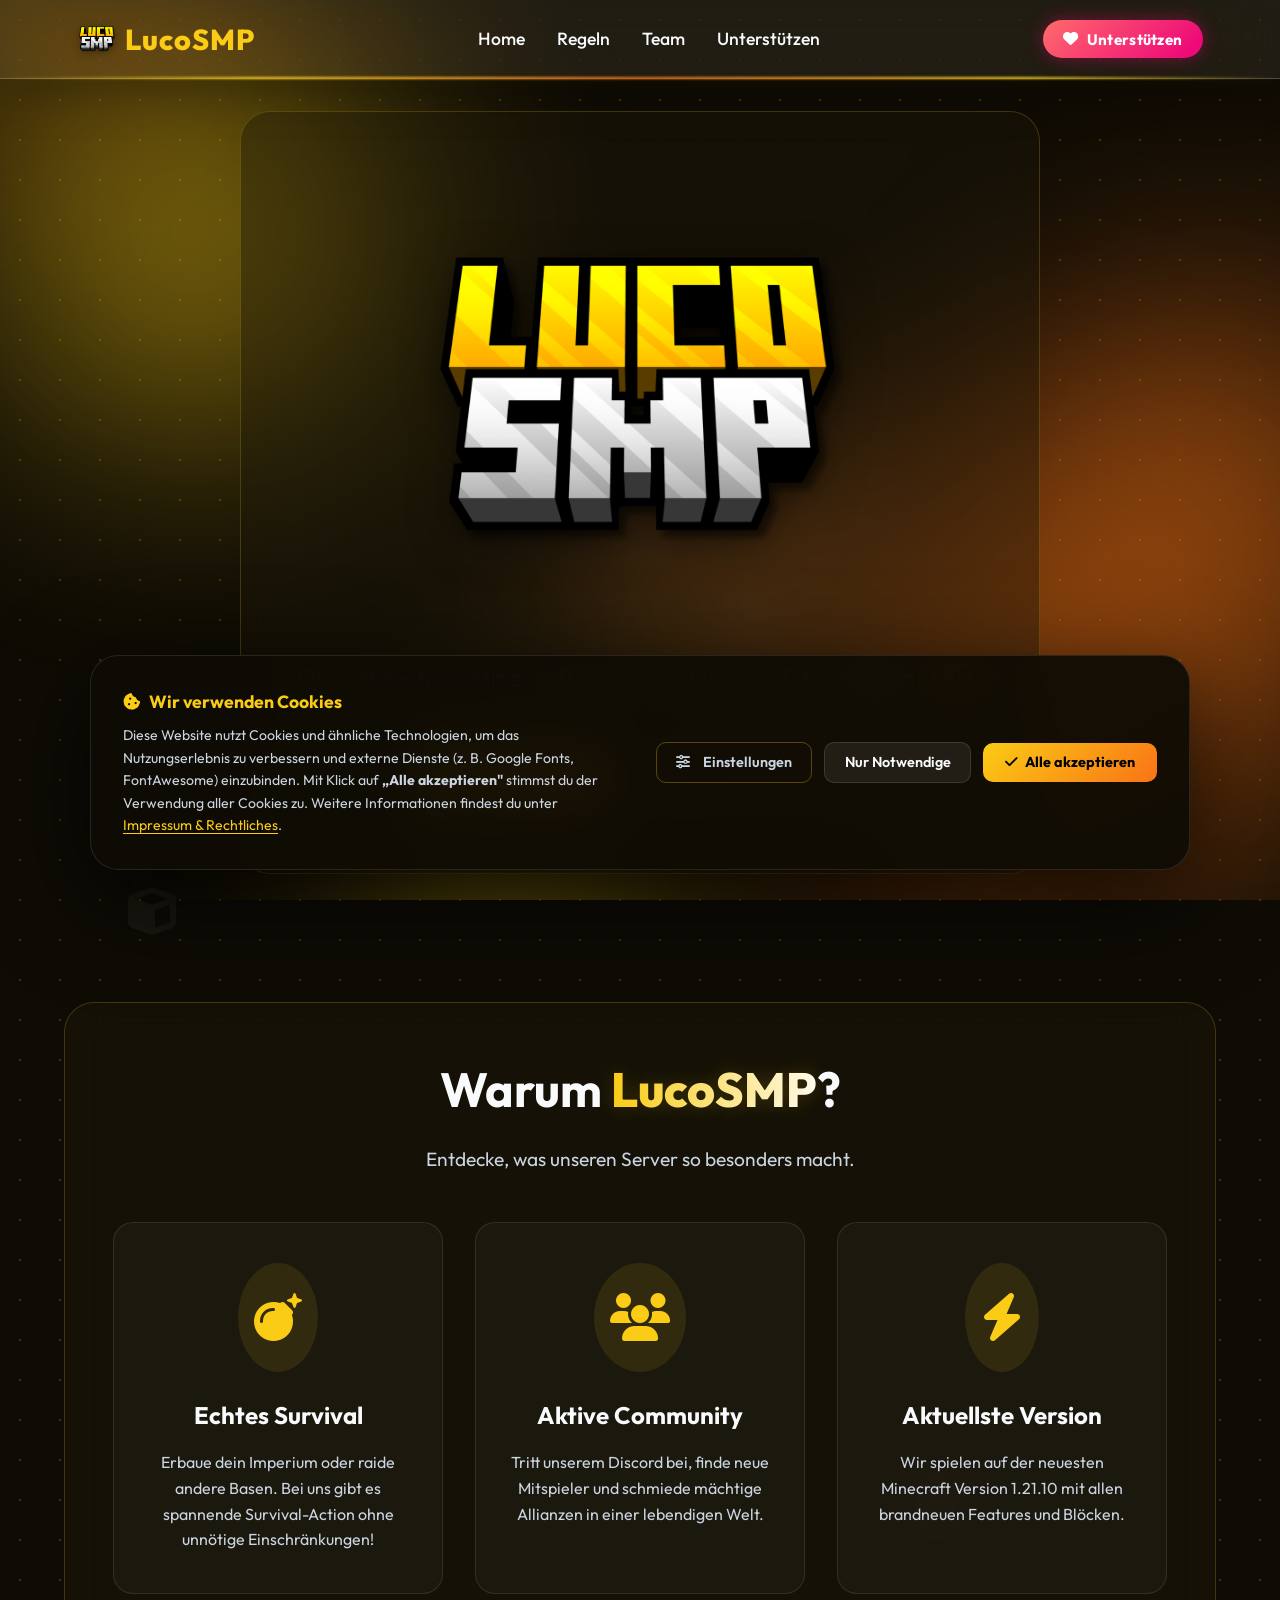
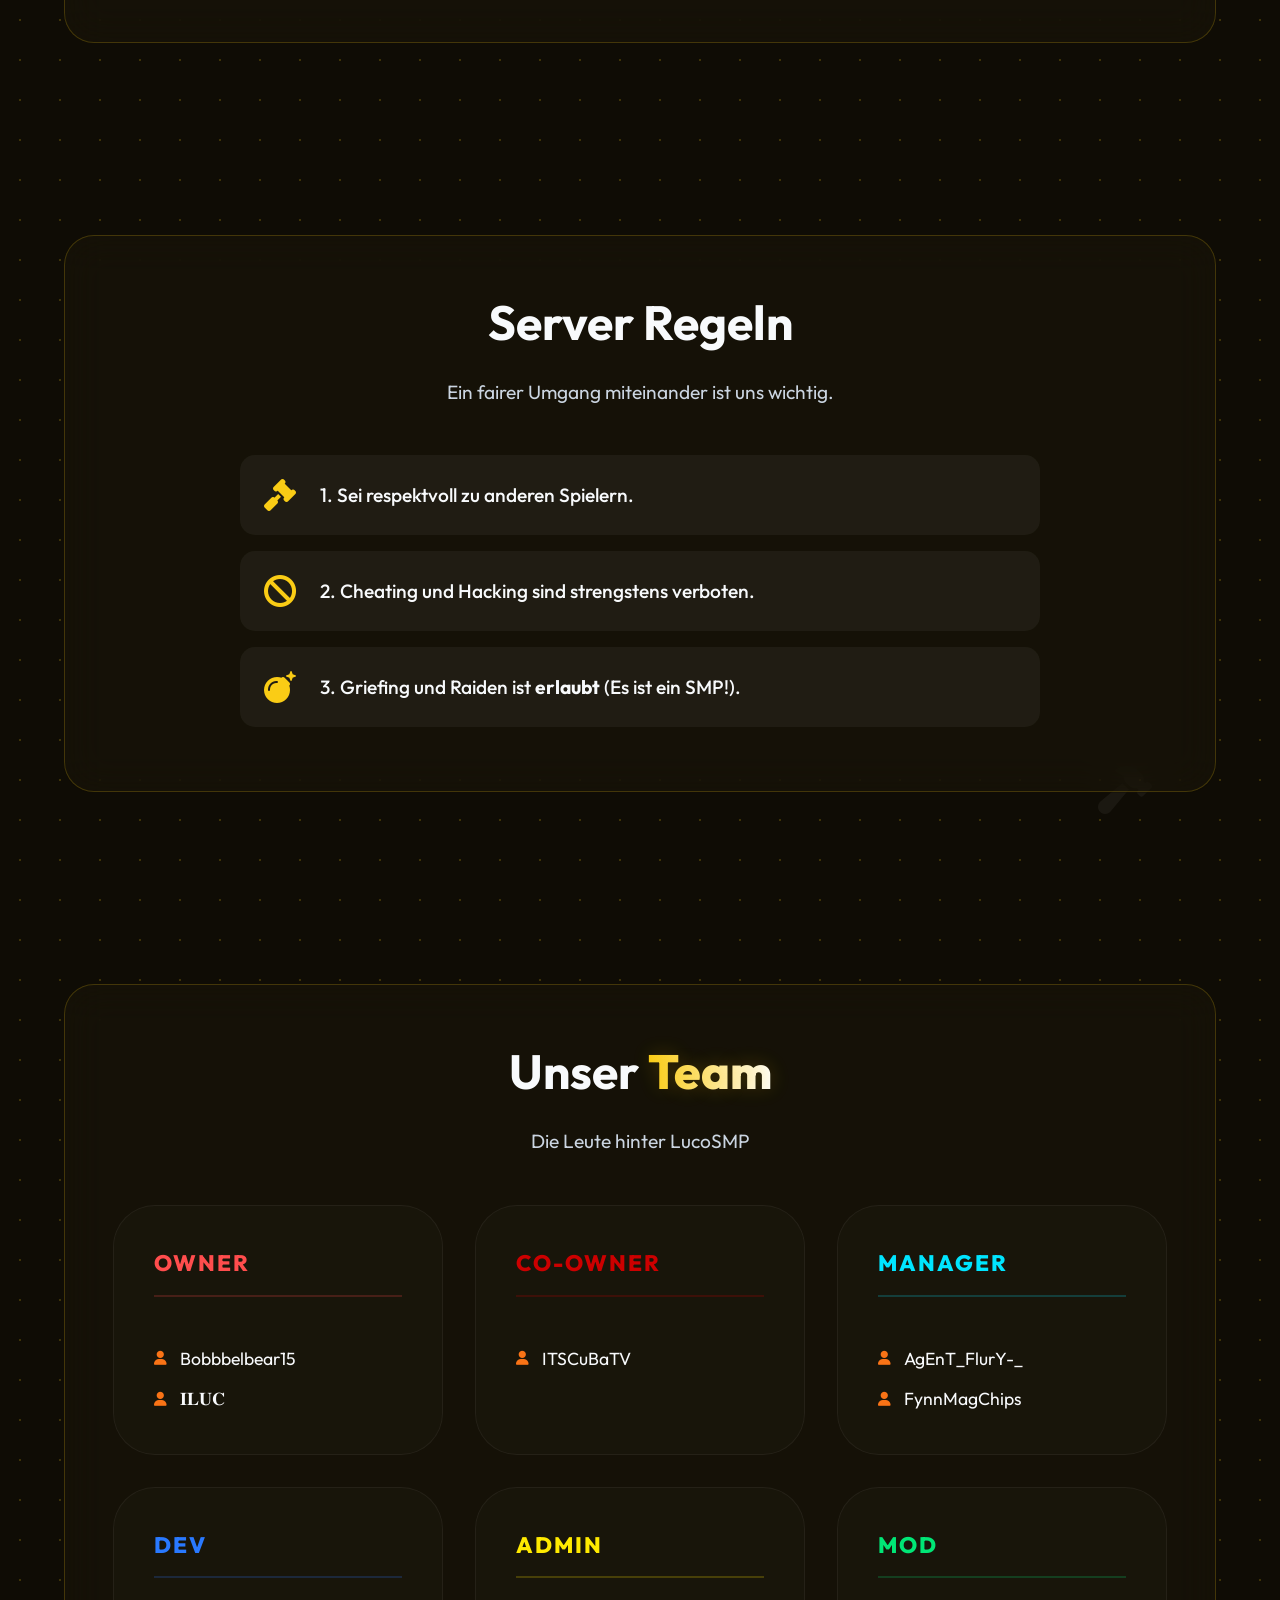
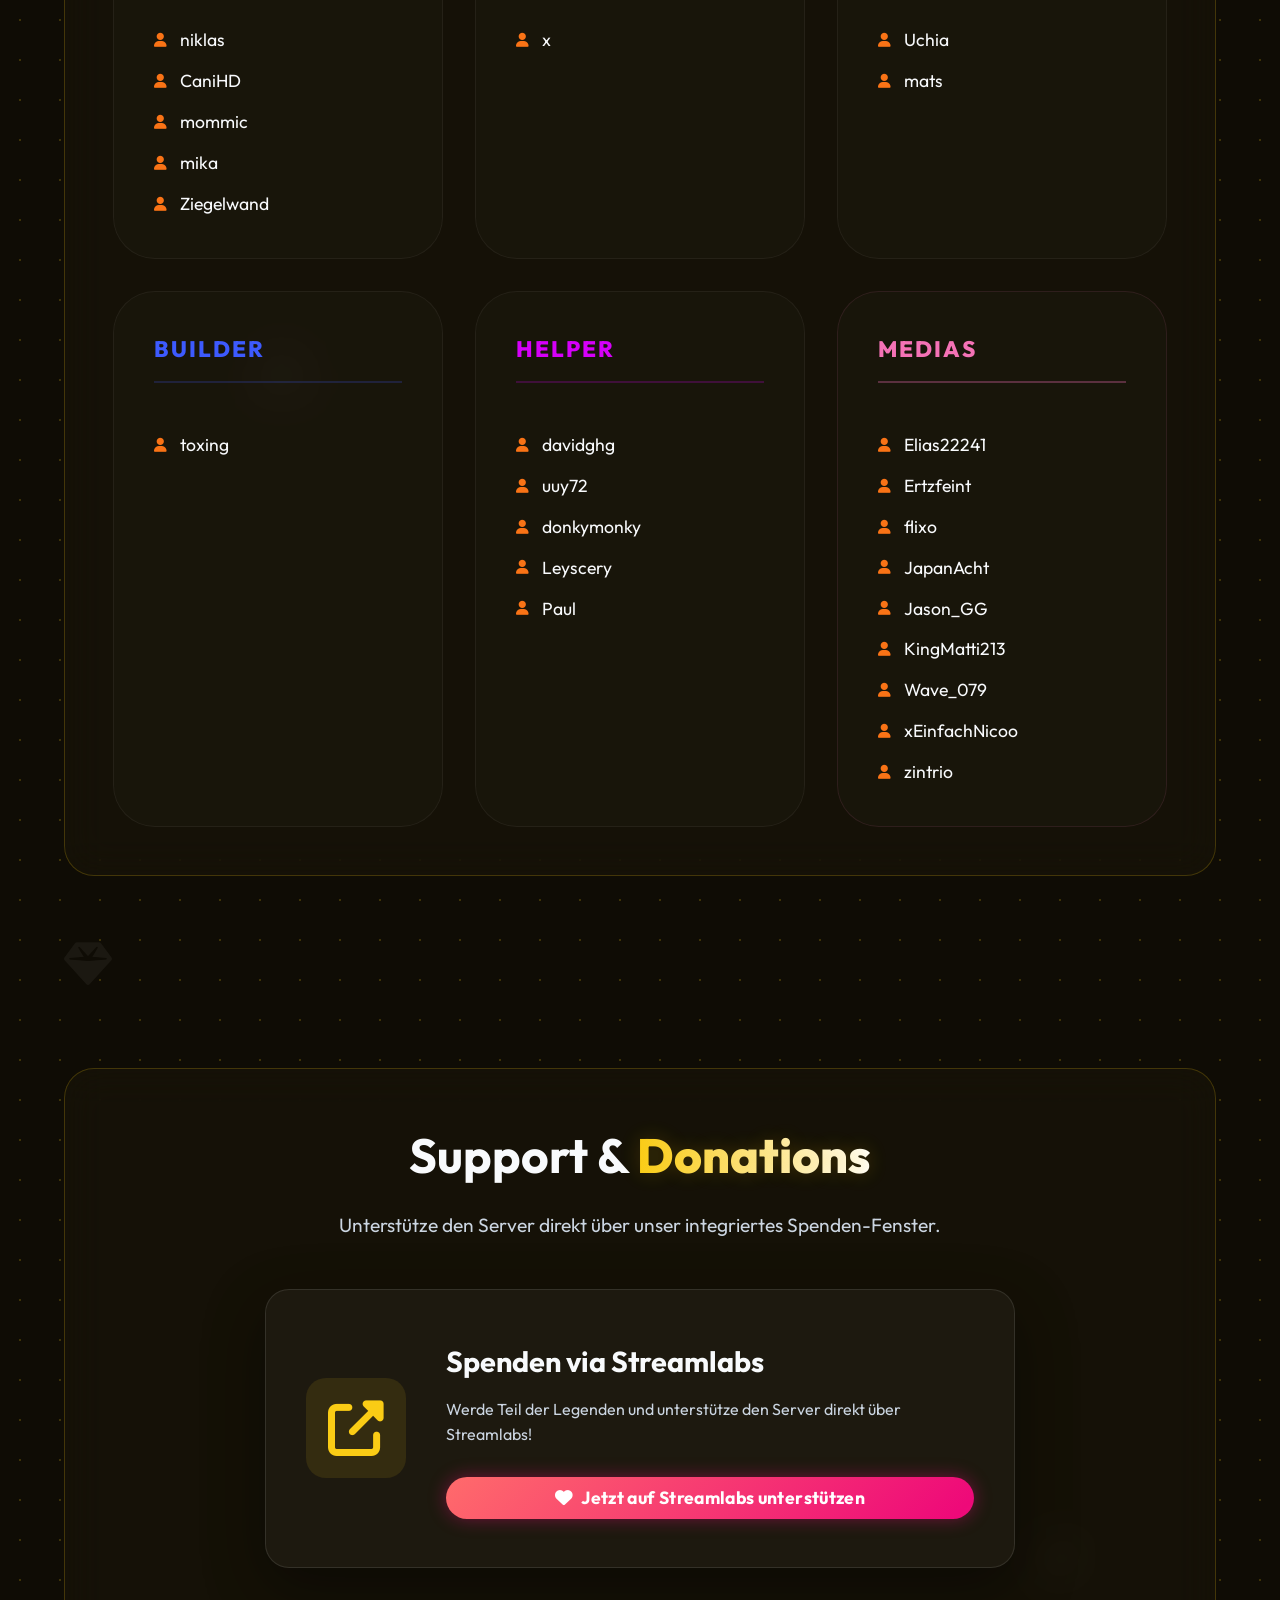
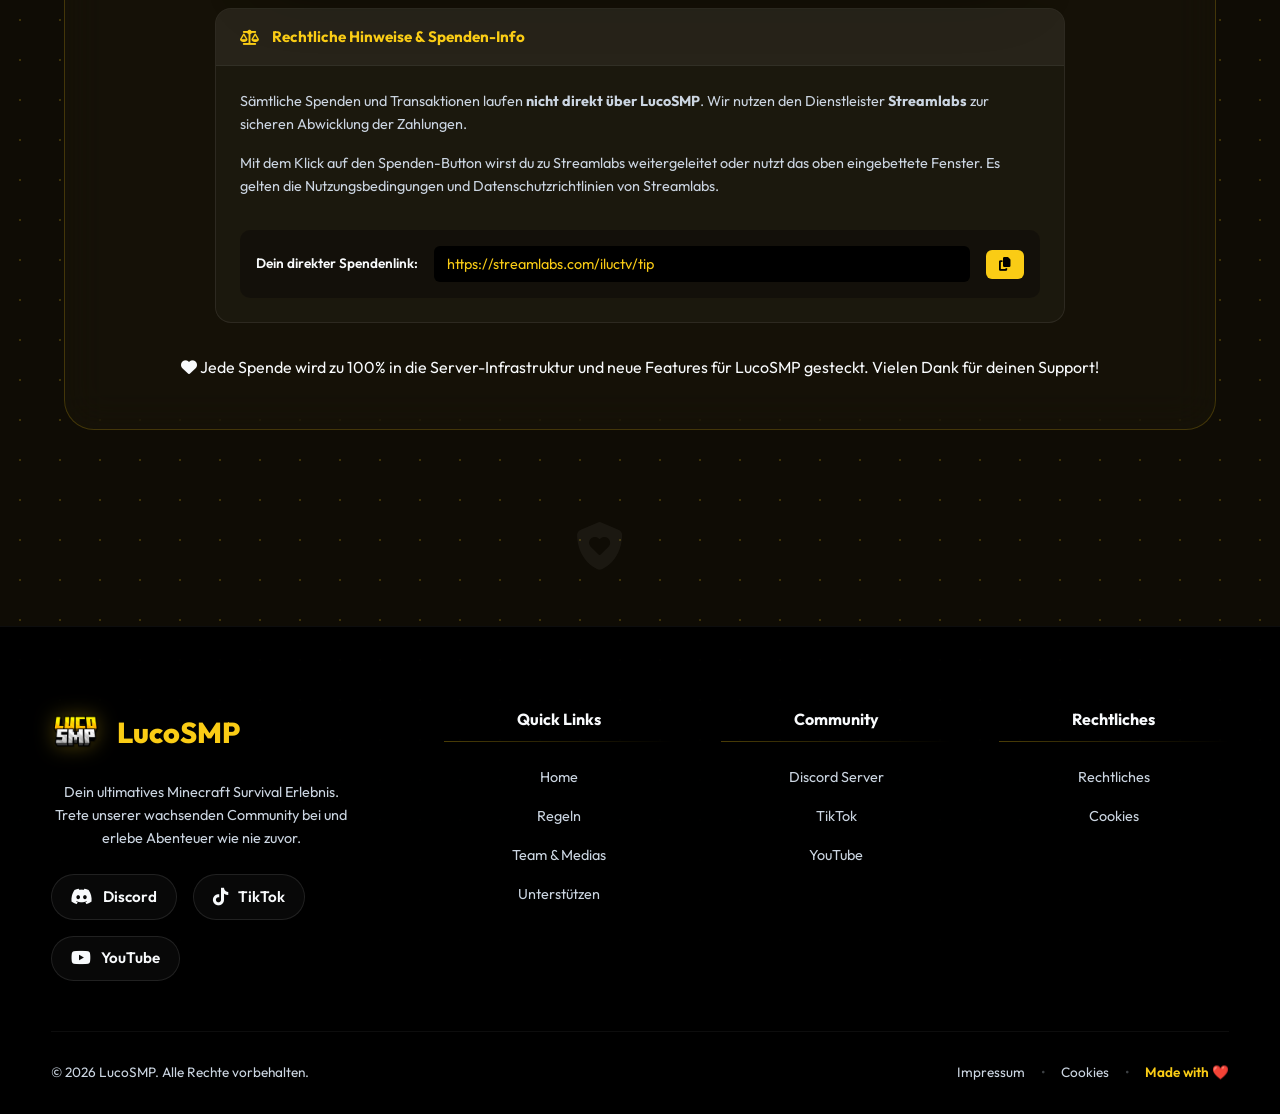
<file: index.html>
<!DOCTYPE html>
<html lang="de">
<head>
    <meta charset="UTF-8">
    <meta name="viewport" content="width=device-width, initial-scale=1.0">
    <title>LucoSMP | Minecraft Server</title>
    <meta name="description" content="Spiele jetzt auf LucoSMP! Minecraft Version 1.21.10.">
    <link rel="stylesheet" href="style.css">
    <link rel="icon" type="image/png" href="logo.png">
    <!-- Google Fonts for modern typography -->
    <link rel="preconnect" href="https://fonts.googleapis.com">
    <link rel="preconnect" href="https://fonts.gstatic.com" crossorigin>
    <link href="https://fonts.googleapis.com/css2?family=Outfit:wght@300;500;700;800&display=swap" rel="stylesheet">
    <!-- FontAwesome for Icons -->
    <link rel="stylesheet" href="https://cdnjs.cloudflare.com/ajax/libs/font-awesome/6.4.0/css/all.min.css">
</head>
<body>

    <!-- ===== COOKIE CONSENT BANNER ===== -->
    <div id="cookieBanner" class="cookie-banner hidden" role="dialog" aria-label="Cookie-Einstellungen">
        <div class="cookie-banner-inner">
            <div class="cookie-banner-text">
                <div class="cookie-banner-title">
                    <i class="fa-solid fa-cookie-bite"></i> Wir verwenden Cookies
                </div>
                <p>
                    Diese Website nutzt Cookies und ähnliche Technologien, um das Nutzungserlebnis zu verbessern und externe Dienste (z.&nbsp;B. Google Fonts, FontAwesome) einzubinden. Mit Klick auf <strong>„Alle akzeptieren"</strong> stimmst du der Verwendung aller Cookies zu. Weitere Informationen findest du unter <a href="rechtliches.html" class="cookie-link">Impressum & Rechtliches</a>.
                </p>
            </div>
            <div class="cookie-banner-actions">
                <button id="cookieSettingsBtn" class="btn cookie-btn-settings">
                    <i class="fa-solid fa-sliders"></i> Einstellungen
                </button>
                <button id="cookieEssentialBtn" class="btn cookie-btn-essential">
                    Nur Notwendige
                </button>
                <button id="cookieAcceptAllBtn" class="btn cookie-btn-accept">
                    <i class="fa-solid fa-check"></i> Alle akzeptieren
                </button>
            </div>
        </div>

        <!-- Cookie Settings Panel (inline) -->
        <div id="cookieSettings" class="cookie-settings-panel hidden">
            <h3><i class="fa-solid fa-gear"></i> Cookie-Einstellungen</h3>
            <div class="cookie-option">
                <div class="cookie-option-info">
                    <strong>Notwendige Cookies</strong>
                    <span>Grundlegende Funktionen der Website. Immer aktiv.</span>
                </div>
                <label class="cookie-toggle">
                    <input type="checkbox" id="cookieNecessary" checked disabled>
                    <span class="cookie-toggle-slider always-on"></span>
                </label>
            </div>
            <div class="cookie-option">
                <div class="cookie-option-info">
                    <strong>Externe Ressourcen</strong>
                    <span>Google Fonts &amp; FontAwesome (CDN-Schriften &amp; Icons).</span>
                </div>
                <label class="cookie-toggle">
                    <input type="checkbox" id="cookieExternal" checked>
                    <span class="cookie-toggle-slider"></span>
                </label>
            </div>
            <div class="cookie-settings-actions">
                <button id="cookieSaveSettingsBtn" class="btn cookie-btn-accept">
                    <i class="fa-solid fa-floppy-disk"></i> Auswahl speichern
                </button>
            </div>
        </div>
    </div>

    <!-- Custom Cursor Glow -->
    <div id="cursor-glow"></div>

    <!-- Background Elements -->
    <div class="blob-container">
        <div class="blob blob-1"></div>
        <div class="blob blob-2"></div>
        <div class="blob blob-3"></div>
        <div class="blob blob-4"></div>
        <div class="blob blob-5"></div>
    </div>

    <!-- Floating Background Icons -->
    <div class="floating-icons">
        <i class="fa-solid fa-cube floating-icon" style="top: 15%; left: 10%; animation-delay: 0s;"></i>
        <i class="fa-solid fa-gem floating-icon" style="top: 70%; left: 5%; animation-delay: 2s;"></i>
        <i class="fa-solid fa-hammer floating-icon" style="top: 40%; right: 10%; animation-delay: 4s;"></i>
        <i class="fa-solid fa-bomb floating-icon" style="top: 80%; right: 15%; animation-delay: 1s;"></i>
        <i class="fa-solid fa-skull floating-icon" style="top: 25%; right: 25%; animation-delay: 3s;"></i>
        <i class="fa-solid fa-cubes floating-icon" style="top: 60%; left: 20%; animation-delay: 5s;"></i>
        <i class="fa-solid fa-ghost floating-icon" style="top: 10%; right: 40%; animation-delay: 6s;"></i>
        <i class="fa-solid fa-shield-heart floating-icon" style="top: 90%; left: 45%; animation-delay: 7s;"></i>
    </div>

    <nav class="navbar glass-panel">
        <div class="nav-logo">
            <img src="logo.png" alt="Logo" class="nav-logo-img">
            LucoSMP
        </div>
        <div class="nav-links">
            <a href="index.html" class="nav-link">Home</a>
            <a href="#regeln" class="nav-link">Regeln</a>
            <a href="#team" class="nav-link">Team</a>
            <a href="#unterstuetzen" class="nav-link">Unterstützen</a>
        </div>
        <div class="nav-actions">
            <button class="btn btn-donate-nav open-dono-modal">
                <i class="fa-solid fa-heart donate-heart-icon"></i> Unterst&uuml;tzen
            </button>
        </div>
    </nav>

    <main id="home" class="hero-section">
        <div class="hero-content glass-panel">
            <img src="logo.png" alt="LucoSMP Logo" class="hero-logo">
            <h1 class="hero-title hidden-text">Willkommen auf <span class="highlight">LucoSMP</span></h1>
            <p class="hero-subtitle">Dein ultimatives Minecraft Survival Erlebnis auf der Version <span class="version-badge">1.21.10</span></p>
            
            <div class="action-buttons">
                <button id="copyIpBtn" class="btn btn-primary btn-large glow-effect">
                    <span class="ip-text">LucoSMP.de</span>
                    <span class="copy-icon"><i class="fa-solid fa-copy"></i></span>
                </button>
                <a href="https://dsc.gg/lucosmp" target="_blank" class="btn btn-secondary btn-large">
                    <i class="fa-brands fa-discord"></i> Discord Joinen
                </a>
            </div>
            <div id="copyNotification" class="notification hidden">IP in die Zwischenablage kopiert!</div>
        </div>
    </main>

    <!-- Features Section -->
    <section id="features" class="content-section features-section">
        <div class="section-container glass-panel">
            <h2 class="section-title">Warum <span class="highlight">LucoSMP</span>?</h2>
            <p class="section-subtitle">Entdecke, was unseren Server so besonders macht.</p>
            <div class="features-grid">
                <div class="feature-card">
                    <div class="feature-icon"><i class="fa-solid fa-bomb"></i></div>
                    <h3>Echtes Survival</h3>
                    <p>Erbaue dein Imperium oder raide andere Basen. Bei uns gibt es spannende Survival-Action ohne unnötige Einschränkungen!</p>
                </div>
                <div class="feature-card">
                    <div class="feature-icon"><i class="fa-solid fa-users"></i></div>
                    <h3>Aktive Community</h3>
                    <p>Tritt unserem Discord bei, finde neue Mitspieler und schmiede mächtige Allianzen in einer lebendigen Welt.</p>
                </div>
                <div class="feature-card">
                    <div class="feature-icon"><i class="fa-solid fa-bolt"></i></div>
                    <h3>Aktuellste Version</h3>
                    <p>Wir spielen auf der neuesten Minecraft Version 1.21.10 mit allen brandneuen Features und Blöcken.</p>
                </div>
            </div>
        </div>
    </section>

    <!-- Regeln Section -->
    <section id="regeln" class="content-section">
        <div class="section-container glass-panel">
            <h2 class="section-title">Server Regeln</h2>
            <p class="section-subtitle">Ein fairer Umgang miteinander ist uns wichtig.</p>
            <div class="rules-list">
                <div class="rule-item">
                    <i class="fa-solid fa-gavel"></i>
                    <p>1. Sei respektvoll zu anderen Spielern.</p>
                </div>
                <div class="rule-item">
                    <i class="fa-solid fa-ban"></i>
                    <p>2. Cheating und Hacking sind strengstens verboten.</p>
                </div>
                <div class="rule-item">
                    <i class="fa-solid fa-bomb"></i>
                    <p>3. Griefing und Raiden ist <strong>erlaubt</strong> (Es ist ein SMP!).</p>
                </div>
            </div>
        </div>
    </section>

    <!-- Team Section -->
    <section id="team" class="content-section">
        <div class="section-container glass-panel">
            <h2 class="section-title">Unser <span class="highlight">Team</span></h2>
            <p class="section-subtitle">Die Leute hinter LucoSMP</p>

            <div class="team-grid">
                <!-- Owner -->
                <div class="team-card role-owner">
                    <h3 class="role-title">Owner</h3>
                    <div class="members">
                        <span class="member"><i class="fa-solid fa-user"></i> Bobbbelbear15</span>
                        <span class="member"><i class="fa-solid fa-user"></i> 𝐈𝐋𝐔𝐂</span>
                    </div>
                </div>

                <!-- Co-Owner -->
                <div class="team-card role-coowner">
                    <h3 class="role-title">Co-Owner</h3>
                    <div class="members">
                        <span class="member"><i class="fa-solid fa-user"></i> ITSCuBaTV</span>
                    </div>
                </div>

                <!-- Manager -->
                <div class="team-card role-manager">
                    <h3 class="role-title">Manager</h3>
                    <div class="members">
                        <span class="member"><i class="fa-solid fa-user"></i> AgEnT_FlurY-_</span>
                        <span class="member"><i class="fa-solid fa-user"></i> FynnMagChips</span>
                    </div>
                </div>

                <!-- Dev -->
                <div class="team-card role-dev">
                    <h3 class="role-title">Dev</h3>
                    <div class="members">
                        <span class="member"><i class="fa-solid fa-user"></i> niklas</span>
                        <span class="member"><i class="fa-solid fa-user"></i> CaniHD</span>
                        <span class="member"><i class="fa-solid fa-user"></i> mommic</span>
                        <span class="member"><i class="fa-solid fa-user"></i> mika</span>
                        <span class="member"><i class="fa-solid fa-user"></i> Ziegelwand</span>
                    </div>
                </div>

                <!-- Admin -->
                <div class="team-card role-admin">
                    <h3 class="role-title">Admin</h3>
                    <div class="members">
                        <span class="member"><i class="fa-solid fa-user"></i> x</span>
                    </div>
                </div>

                <!-- Mod -->
                <div class="team-card role-mod">
                    <h3 class="role-title">Mod</h3>
                    <div class="members">
                        <span class="member"><i class="fa-solid fa-user"></i> Uchia</span>
                        <span class="member"><i class="fa-solid fa-user"></i> mats</span>
                    </div>
                </div>

                <!-- Builder -->
                <div class="team-card role-builder">
                    <h3 class="role-title">Builder</h3>
                    <div class="members">
                        <span class="member"><i class="fa-solid fa-user"></i> toxing</span>
                    </div>
                </div>

                <!-- Helper -->
                <div class="team-card role-helper">
                    <h3 class="role-title">Helper</h3>
                    <div class="members">
                        <span class="member"><i class="fa-solid fa-user"></i> davidghg</span>
                        <span class="member"><i class="fa-solid fa-user"></i> uuy72</span>
                        <span class="member"><i class="fa-solid fa-user"></i> donkymonky</span>
                        <span class="member"><i class="fa-solid fa-user"></i> Leyscery</span>
                        <span class="member"><i class="fa-solid fa-user"></i> Paul</span>
                    </div>
                </div>

                <!-- Medias -->
                <div class="team-card role-media">
                    <h3 class="role-title">Medias</h3>
                    <div class="members">
                        <span class="member"><i class="fa-solid fa-user"></i> Elias22241</span>
                        <span class="member"><i class="fa-solid fa-user"></i> Ertzfeint</span>
                        <span class="member"><i class="fa-solid fa-user"></i> flixo</span>
                        <span class="member"><i class="fa-solid fa-user"></i> JapanAcht</span>
                        <span class="member"><i class="fa-solid fa-user"></i> Jason_GG</span>
                        <span class="member"><i class="fa-solid fa-user"></i> KingMatti213</span>
                        <span class="member"><i class="fa-solid fa-user"></i> Wave_079</span>
                        <span class="member"><i class="fa-solid fa-user"></i> xEinfachNicoo</span>
                        <span class="member"><i class="fa-solid fa-user"></i> zintrio</span>
                    </div>
                </div>
            </div>
        </div>
    </section>

    <!-- Support / Donate Section (Embedded Window) -->
    <section id="unterstuetzen" class="content-section">
        <div class="section-container glass-panel">
            <h2 class="section-title">Support & <span class="highlight">Donations</span></h2>
            <p class="section-subtitle">Unterst&uuml;tze den Server direkt &uuml;ber unser integriertes Spenden-Fenster.</p>
            
            <div class="donation-external-card">
                <div class="dono-card-icon"><i class="fa-solid fa-external-link-alt"></i></div>
                <div class="dono-card-content">
                    <h3>Spenden via Streamlabs</h3>
                    <p>Werde Teil der Legenden und unterst&uuml;tze den Server direkt &uuml;ber Streamlabs!</p>
                    <button class="btn btn-donate-nav btn-large open-dono-modal">
                        <i class="fa-solid fa-heart donate-heart-icon"></i> Jetzt auf Streamlabs unterstützen
                    </button>
                </div>
            </div>

            <div class="donate-legal-box">
                <div class="legal-header">
                    <i class="fa-solid fa-scale-balanced"></i> Rechtliche Hinweise & Spenden-Info
                </div>
                <div class="legal-body">
                    <p>S&auml;mtliche Spenden und Transaktionen laufen <strong>nicht direkt &uuml;ber LucoSMP</strong>. Wir nutzen den Dienstleister <strong>Streamlabs</strong> zur sicheren Abwicklung der Zahlungen.</p>
                    <p>Mit dem Klick auf den Spenden-Button wirst du zu Streamlabs weitergeleitet oder nutzt das oben eingebettete Fenster. Es gelten die Nutzungsbedingungen und Datenschutzrichtlinien von Streamlabs.</p>
                    <div class="dono-link-share">
                        <span>Dein direkter Spendenlink:</span>
                        <code id="donoLinkText">https://streamlabs.com/iluctv/tip</code>
                        <button class="copy-small-btn" onclick="copyDonoLink()"><i class="fa-solid fa-copy"></i></button>
                    </div>
                </div>
            </div>

            <div class="donate-info-text">
                <p><i class="fa-solid fa-heart"></i> Jede Spende wird zu 100% in die Server-Infrastruktur und neue Features f&uuml;r LucoSMP gesteckt. Vielen Dank f&uuml;r deinen Support!</p>
            </div>
        </div>
    </section>

    <!-- Footer -->
    <footer class="footer">
        <div class="footer-container">
            <div class="footer-grid">
                <div class="footer-brand">
                    <div class="footer-logo">
                        <img src="logo.png" alt="LucoSMP Logo">
                        <span>LucoSMP</span>
                    </div>
                    <p class="footer-desc">Dein ultimatives Minecraft Survival Erlebnis. Trete unserer wachsenden Community bei und erlebe Abenteuer wie nie zuvor.</p>
                    <div class="footer-socials">
                        <a href="https://dsc.gg/lucosmp" target="_blank" class="social-pill discord">
                            <i class="fa-brands fa-discord"></i> Discord
                        </a>
                        <a href="https://www.tiktok.com/@lucosmp.de" target="_blank" class="social-pill tiktok">
                            <i class="fa-brands fa-tiktok"></i> TikTok
                        </a>
                        <a href="https://www.youtube.com/@LucoSMP-de" target="_blank" class="social-pill youtube">
                            <i class="fa-brands fa-youtube"></i> YouTube
                        </a>
                    </div>
                </div>

                <div class="footer-links-col">
                    <h4>Quick Links</h4>
                    <ul>
                        <li><a href="#home">Home</a></li>
                        <li><a href="#regeln">Regeln</a></li>
                        <li><a href="#team">Team & Medias</a></li>
                        <li><a href="#unterstuetzen">Unterst&uuml;tzen</a></li>
                    </ul>
                </div>

                <div class="footer-links-col">
                    <h4>Community</h4>
                    <ul>
                        <li><a href="https://dsc.gg/lucosmp" target="_blank">Discord Server</a></li>
                        <li><a href="https://www.tiktok.com/@lucosmp.de" target="_blank">TikTok</a></li>
                        <li><a href="https://www.youtube.com/@LucoSMP-de" target="_blank">YouTube</a></li>
                    </ul>
                </div>

                <div class="footer-links-col">
                    <h4>Rechtliches</h4>
                    <ul>
                        <li><a href="rechtliches.html">Rechtliches</a></li>
                        <li><a href="cookies.html">Cookies</a></li>
                    </ul>
                </div>
            </div>

            <div class="footer-bottom">
                <div class="footer-line"></div>
                <div class="footer-bottom-content">
                    <div class="footer-bottom-left">
                        <p>&copy; 2026 LucoSMP. Alle Rechte vorbehalten.</p>
                    </div>
                    <div class="footer-bottom-right">
                        <a href="rechtliches.html">Impressum</a>
                        <span class="footer-dot">•</span>
                        <a href="cookies.html">Cookies</a>
                        <span class="footer-dot">•</span>
                        <span class="highlight-small">Made with ❤️</span>
                    </div>
                </div>
            </div>
        </div>
    </footer>

    <!-- Floating Controls (Bottom Right) -->
    <div class="floating-controls">
        <div id="backToTopContainer" class="back-to-top-container">
            <button id="backToTop" class="btn-back-to-top">
                <i class="fa-solid fa-chevron-up"></i>
                <span>Nach oben</span>
            </button>
        </div>
    </div>



    <!-- Donation Notice Modal -->
    <div id="donoNoticeModal" class="modal hidden">
        <div class="modal-content glass-panel dono-notice-modal">
            <span class="close-btn" id="closeDonoNoticeBtn">&times;</span>
            <div class="notice-icon"><i class="fa-solid fa-circle-exclamation"></i></div>
            <h2>Wichtiger Hinweis</h2>
            <p>Du wirst nun zu unserer externen Spendenseite auf <strong>Streamlabs</strong> weitergeleitet.</p>
            <div class="notice-details">
                <ul>
                    <li><i class="fa-solid fa-shield-halved"></i> Sicherer Zahlungsdienstleister</li>
                    <li><i class="fa-solid fa-hand-holding-heart"></i> 100% Support f&uuml;r den Server</li>
                    <li><i class="fa-solid fa-scale-balanced"></i> Abwicklung erfolgt &uuml;ber Streamlabs</li>
                </ul>
            </div>
            <div class="modal-legal-note">
                <p>Hinweis: LucoSMP &uuml;bernimmt keine Haftung f&uuml;r Transaktionen. S&auml;mtliche Spenden laufen &uuml;ber den Drittanbieter Streamlabs.</p>
            </div>
            <a href="https://streamlabs.com/iluctv/tip" target="_blank" id="confirmDonoBtn" class="btn btn-donate-nav btn-large">
                Weiterfahren <i class="fa-solid fa-arrow-right"></i>
            </a>
            <p class="notice-small">Mit dem Klick auf "Weiterfahren" akzeptierst du die Bedingungen von Streamlabs.</p>
        </div>
    </div>

    <script src="script.js"></script>
</body>
</html>
</file>
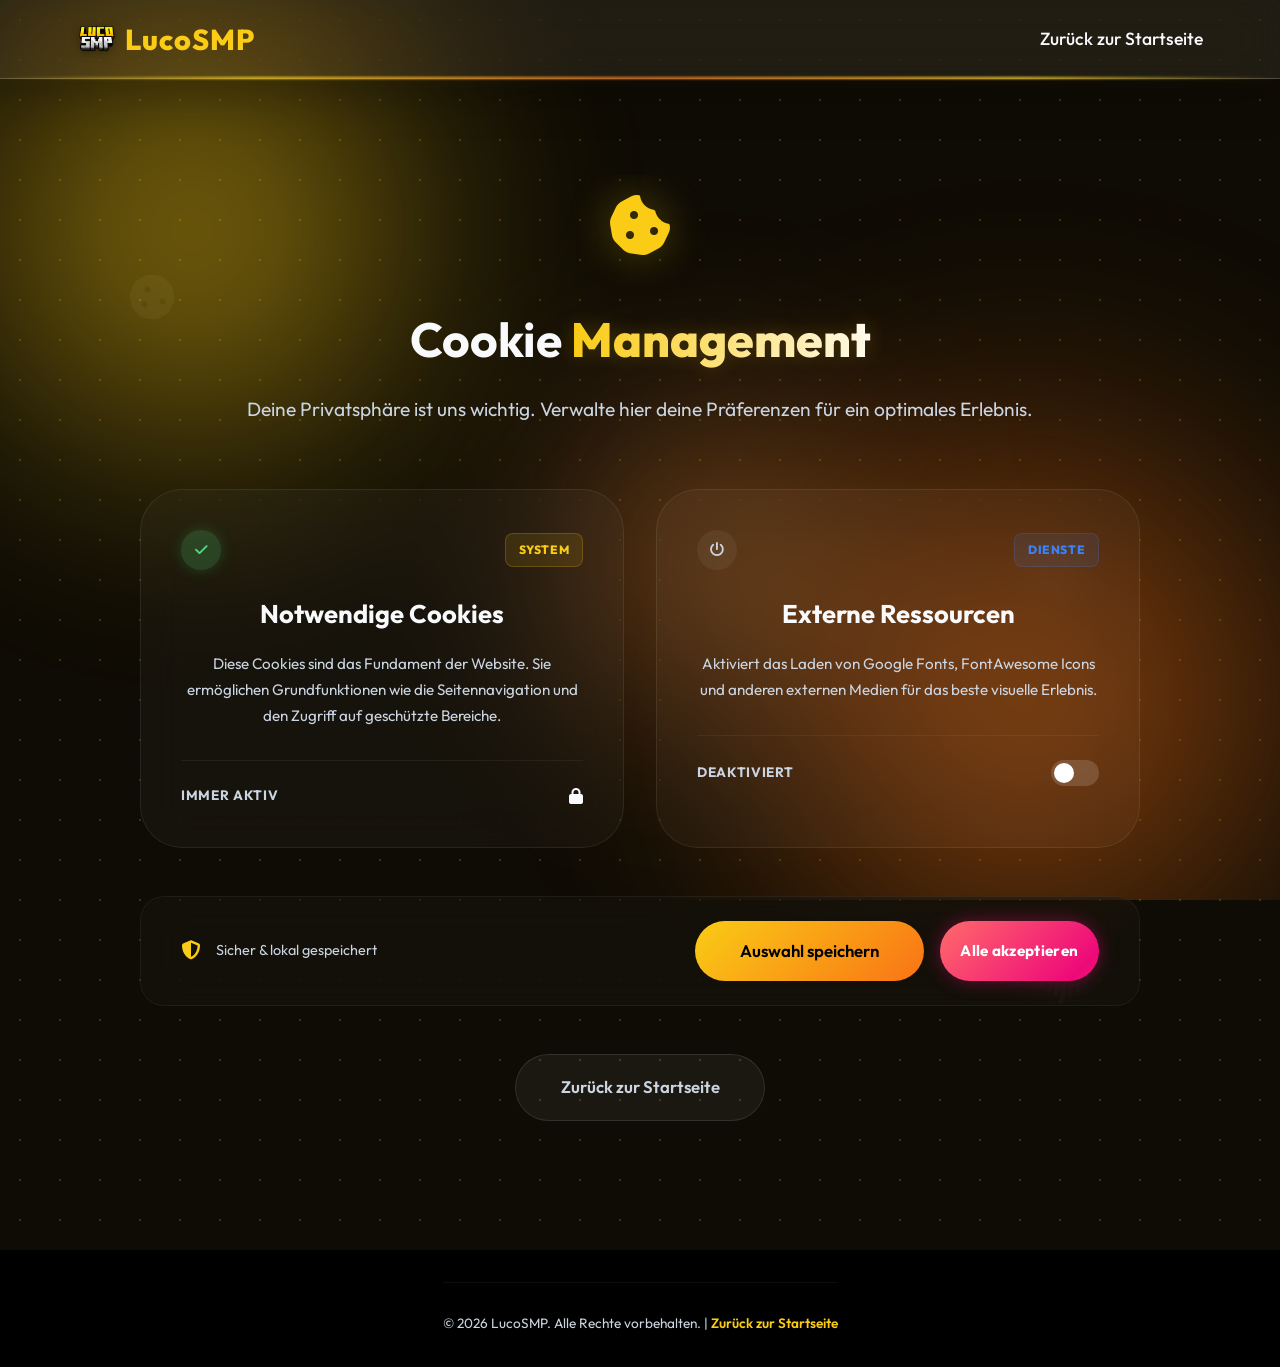
<file: cookies.html>
<!DOCTYPE html>
<html lang="de">
<head>
    <meta charset="UTF-8">
    <meta name="viewport" content="width=device-width, initial-scale=1.0">
    <title>Cookie-Management | LucoSMP</title>
    <link rel="stylesheet" href="style.css">
    <link rel="stylesheet" href="https://cdnjs.cloudflare.com/ajax/libs/font-awesome/6.4.0/css/all.min.css">
    <link href="https://fonts.googleapis.com/css2?family=Outfit:wght@300;400;600;800&display=swap" rel="stylesheet">
    <link rel="icon" type="image/png" href="logo.png">
</head>
<body class="legal-page cookie-page-body">
    <div class="background-blobs">
        <div class="blob blob-1"></div>
        <div class="blob blob-2"></div>
        <div class="blob blob-3"></div>
    </div>

    <nav class="navbar glass-panel">
        <div class="nav-logo">
            <img src="logo.png" alt="Logo" class="nav-logo-img">
            LucoSMP
        </div>
        <div class="nav-links">
            <a href="index.html" class="nav-link">Zurück zur Startseite</a>
        </div>
    </nav>

    <main class="content-section">
        <div class="section-container legal-container">
            <div class="cookie-hero">
                <div class="cookie-hero-icon"><i class="fa-solid fa-cookie-bite"></i></div>
                <h1 class="section-title">Cookie <span class="highlight">Management</span></h1>
                <p class="section-subtitle">Deine Privatsphäre ist uns wichtig. Verwalte hier deine Präferenzen für ein optimales Erlebnis.</p>
            </div>

            <div class="cookie-objects-grid">
                <!-- Essential Cookies Object -->
                <div class="cookie-obj-card">
                    <div class="cookie-obj-header">
                        <div class="cookie-obj-status active"><i class="fa-solid fa-check"></i></div>
                        <span class="cookie-tag essential">System</span>
                    </div>
                    <div class="cookie-obj-content">
                        <h3>Notwendige Cookies</h3>
                        <p>Diese Cookies sind das Fundament der Website. Sie ermöglichen Grundfunktionen wie die Seitennavigation und den Zugriff auf geschützte Bereiche.</p>
                        <div class="cookie-obj-footer">
                            <span class="status-text">Immer aktiv</span>
                            <i class="fa-solid fa-lock"></i>
                        </div>
                    </div>
                </div>

                <!-- External Resources Object -->
                <div class="cookie-obj-card interactive" id="externalCookieCard">
                    <div class="cookie-obj-header">
                        <div class="cookie-obj-status" id="externalStatusIcon"><i class="fa-solid fa-power-off"></i></div>
                        <span class="cookie-tag external">Dienste</span>
                    </div>
                    <div class="cookie-obj-content">
                        <h3>Externe Ressourcen</h3>
                        <p>Aktiviert das Laden von Google Fonts, FontAwesome Icons und anderen externen Medien für das beste visuelle Erlebnis.</p>
                        <div class="cookie-obj-footer">
                            <span class="status-text" id="externalStatusText">Deaktiviert</span>
                            <label class="cookie-toggle">
                                <input type="checkbox" id="manageCookieExternal">
                                <span class="cookie-toggle-slider"></span>
                            </label>
                        </div>
                    </div>
                </div>
            </div>

            <div class="cookie-action-bar glass-panel">
                <div class="cookie-action-info">
                    <i class="fa-solid fa-shield-halved"></i>
                    <span>Sicher & lokal gespeichert</span>
                </div>
                <div class="cookie-action-btns">
                    <button id="saveDetailedCookies" class="btn btn-primary">
                        Auswahl speichern
                    </button>
                    <button id="acceptAllDetailed" class="btn btn-donate-nav">
                        Alle akzeptieren
                    </button>
                </div>
            </div>

            <div class="legal-footer-btn">
                <a href="index.html" class="btn btn-back-home">Zurück zur Startseite</a>
            </div>
        </div>
    </main>

    <!-- Floating Background Icons -->
    <div class="floating-icons">
        <i class="fa-solid fa-cookie floating-icon" style="top: 20%; left: 10%; animation-delay: 0s;"></i>
        <i class="fa-solid fa-fingerprint floating-icon" style="top: 70%; right: 15%; animation-delay: 2s;"></i>
        <i class="fa-solid fa-user-shield floating-icon" style="top: 40%; left: 80%; animation-delay: 4s;"></i>
    </div>

    <!-- Footer -->
    <footer class="footer">
        <div class="footer-container">
            <div class="footer-bottom">
                <div class="footer-bottom-content">
                    <p>&copy; 2026 LucoSMP. Alle Rechte vorbehalten. | <a href="index.html" class="highlight-small" style="text-decoration: none;">Zurück zur Startseite</a></p>
                </div>
            </div>
        </div>
    </footer>

    <!-- Floating Controls (Bottom Right) -->
    <div class="floating-controls">
        <div id="backToTopContainer" class="back-to-top-container">
            <button id="backToTop" class="btn-back-to-top">
                <i class="fa-solid fa-chevron-up"></i>
                <span>Nach oben</span>
            </button>
        </div>
    </div>

    <script src="script.js"></script>
</body>
</html>
</file>
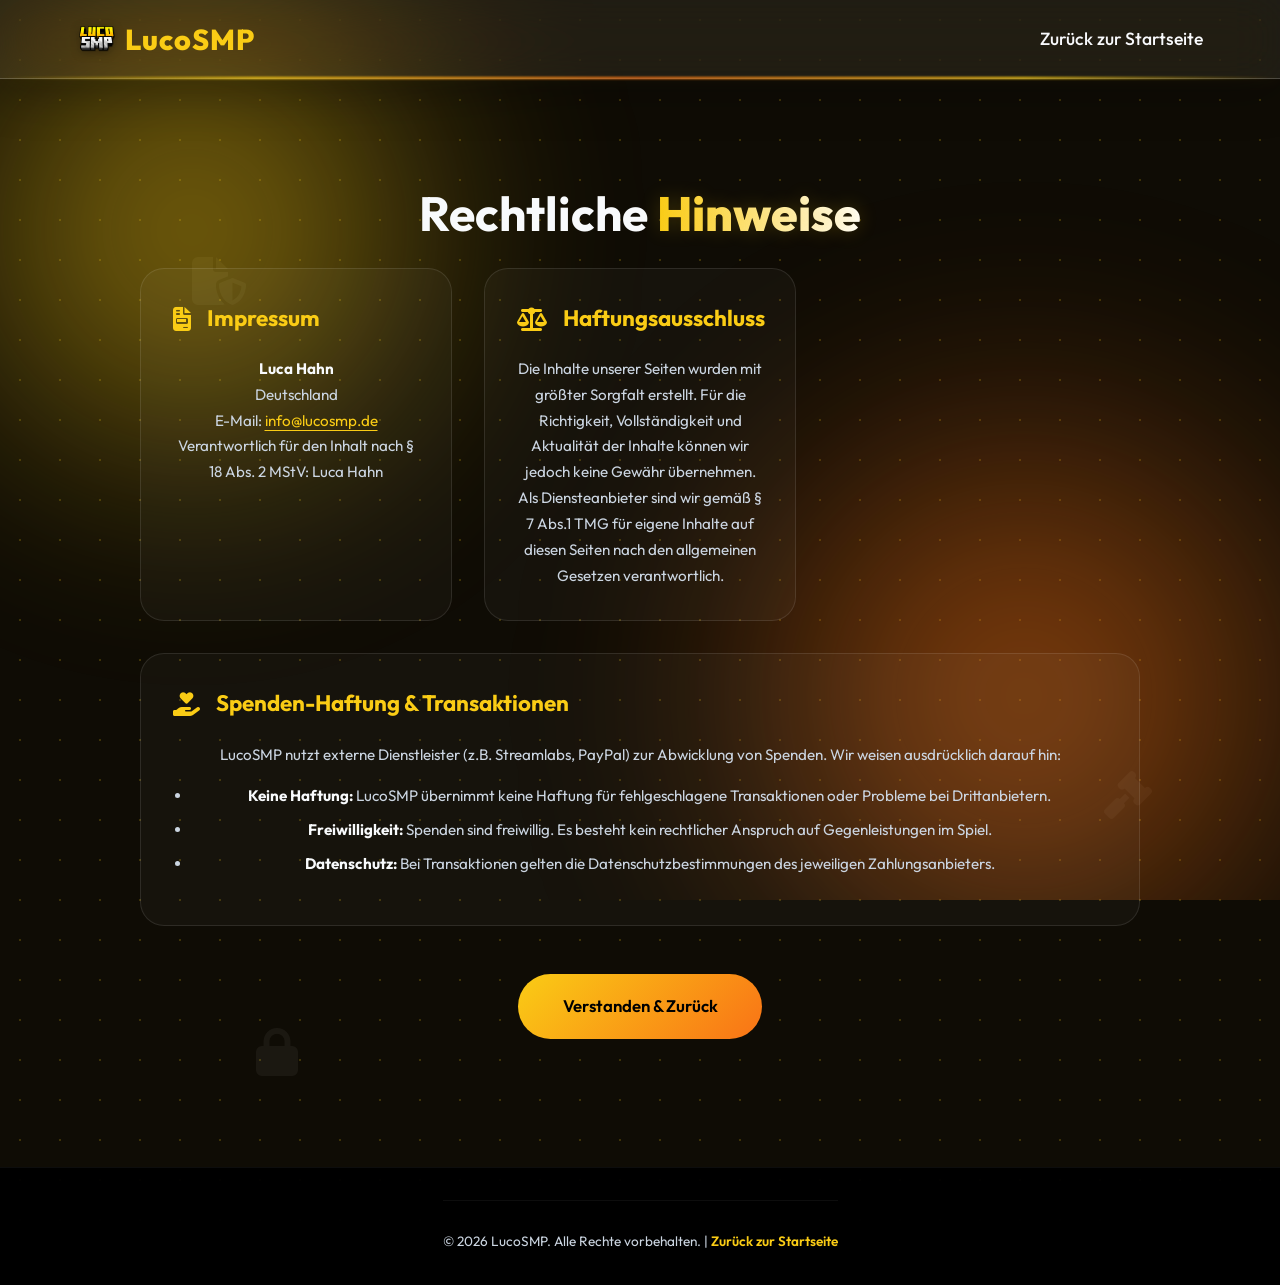
<file: rechtliches.html>
<!DOCTYPE html>
<html lang="de">
<head>
    <meta charset="UTF-8">
    <meta name="viewport" content="width=device-width, initial-scale=1.0">
    <title>Rechtliches - LucoSMP</title>
    <link rel="stylesheet" href="style.css">
    <link rel="stylesheet" href="https://cdnjs.cloudflare.com/ajax/libs/font-awesome/6.4.0/css/all.min.css">
    <link href="https://fonts.googleapis.com/css2?family=Outfit:wght@300;400;600;800&display=swap" rel="stylesheet">
    <link rel="icon" type="image/png" href="logo.png">
</head>
<body class="legal-page">

    <div class="background-blobs">
        <div class="blob blob-1"></div>
        <div class="blob blob-2"></div>
    </div>

    <nav class="navbar glass-panel">
        <div class="nav-logo">
            <img src="logo.png" alt="Logo" class="nav-logo-img">
            LucoSMP
        </div>
        <div class="nav-links">
            <a href="index.html" class="nav-link">Zurück zur Startseite</a>
        </div>
    </nav>

    <main class="content-section">
        <div class="section-container legal-container">
            <h1 class="section-title">Rechtliche <span class="highlight">Hinweise</span></h1>
            
            <div class="legal-grid">
                <!-- Impressum Card -->
                <div class="legal-card">
                    <div class="legal-card-header">
                        <i class="fa-solid fa-file-invoice"></i>
                        <h2>Impressum</h2>
                    </div>
                    <div class="legal-card-body">
                        <p><strong>Luca Hahn</strong></p>
                        <p>Deutschland</p>
                        <p>E-Mail: <a href="mailto:info@lucosmp.de" class="footer-link">info@lucosmp.de</a></p>
                        <p>Verantwortlich für den Inhalt nach § 18 Abs. 2 MStV: Luca Hahn</p>
                    </div>
                </div>

                <!-- Liability Card -->
                <div class="legal-card">
                    <div class="legal-card-header">
                        <i class="fa-solid fa-scale-balanced"></i>
                        <h2>Haftungsausschluss</h2>
                    </div>
                    <div class="legal-card-body">
                        <p>Die Inhalte unserer Seiten wurden mit größter Sorgfalt erstellt. Für die Richtigkeit, Vollständigkeit und Aktualität der Inhalte können wir jedoch keine Gewähr übernehmen.</p>
                        <p>Als Diensteanbieter sind wir gemäß § 7 Abs.1 TMG für eigene Inhalte auf diesen Seiten nach den allgemeinen Gesetzen verantwortlich.</p>
                    </div>
                </div>

                <!-- Donation Card (Wide) -->
                <div class="legal-card legal-wide-card">
                    <div class="legal-card-header">
                        <i class="fa-solid fa-hand-holding-heart"></i>
                        <h2>Spenden-Haftung & Transaktionen</h2>
                    </div>
                    <div class="legal-card-body">
                        <p>LucoSMP nutzt externe Dienstleister (z.B. Streamlabs, PayPal) zur Abwicklung von Spenden. Wir weisen ausdrücklich darauf hin:</p>
                        <ul>
                            <li><strong>Keine Haftung:</strong> LucoSMP übernimmt keine Haftung für fehlgeschlagene Transaktionen oder Probleme bei Drittanbietern.</li>
                            <li><strong>Freiwilligkeit:</strong> Spenden sind freiwillig. Es besteht kein rechtlicher Anspruch auf Gegenleistungen im Spiel.</li>
                            <li><strong>Datenschutz:</strong> Bei Transaktionen gelten die Datenschutzbestimmungen des jeweiligen Zahlungsanbieters.</li>
                        </ul>
                    </div>
                </div>
            </div>

            <div class="legal-footer-btn">
                <a href="index.html" class="btn btn-primary">Verstanden & Zurück</a>
            </div>
        </div>
    </main>

    <!-- Floating Background Icons -->
    <div class="floating-icons">
        <i class="fa-solid fa-file-shield floating-icon" style="top: 20%; left: 15%; animation-delay: 0s;"></i>
        <i class="fa-solid fa-gavel floating-icon" style="top: 60%; right: 10%; animation-delay: 2s;"></i>
        <i class="fa-solid fa-lock floating-icon" style="top: 80%; left: 20%; animation-delay: 4s;"></i>
    </div>

    <!-- Footer -->
    <footer class="footer">
        <div class="footer-container">
            <div class="footer-bottom">
                <div class="footer-bottom-content">
                    <p>&copy; 2026 LucoSMP. Alle Rechte vorbehalten. | <a href="index.html" class="highlight-small" style="text-decoration: none;">Zurück zur Startseite</a></p>
                </div>
            </div>
        </div>
    </footer>

    <!-- Floating Controls (Bottom Right) -->
    <div class="floating-controls">
        <div id="backToTopContainer" class="back-to-top-container">
            <button id="backToTop" class="btn-back-to-top">
                <i class="fa-solid fa-chevron-up"></i>
                <span>Nach oben</span>
            </button>
        </div>
    </div>

    <script src="script.js"></script>
</body>
</html>
</file>
<file: style.css>
/* ========== VARIABLES & RESET ========== */
:root {
    --bg-dark: #0f0c05;
    --primary-yellow: #facc15;
    --primary-orange: #f97316;
    --text-main: #f8fafc;
    --text-muted: #cbd5e1;
    --glass-bg: rgba(30, 25, 10, 0.4);
    --glass-border: rgba(250, 204, 21, 0.2);
    --discord-color: #5865F2;
    --discord-hover: #4752C4;
    --liquid-radius: 42px;
    --liquid-blur: blur(20px);
    
    --bg-color: var(--bg-dark);
    --body-text: var(--text-main);
    --body-text-muted: var(--text-muted);
    --panel-bg: var(--glass-bg);
    --panel-border: var(--glass-border);
    --card-bg: rgba(255, 255, 255, 0.02);
    --glow-opacity: 0.15;
}

/* Light Mode Overrides (Premium White Design) */
[data-theme="light"] {
    --bg-color: #ffffff;
    --body-text: #1e293b;
    --body-text-muted: #64748b;
    --panel-bg: rgba(255, 255, 255, 0.85);
    --panel-border: rgba(0, 0, 0, 0.06);
    --card-bg: rgba(0, 0, 0, 0.02);
    --glass-bg: rgba(255, 255, 255, 0.8);
    --glass-border: rgba(0, 0, 0, 0.04);
    --glow-opacity: 0.05;
}

* {
    margin: 0;
    padding: 0;
    box-sizing: border-box;
    font-family: 'Outfit', sans-serif;
    transition: background-color 0.4s ease, color 0.4s ease, border-color 0.4s ease, box-shadow 0.4s ease;
}

#cursor-glow {
    position: fixed;
    width: 600px;
    height: 600px;
    background: radial-gradient(circle at center, 
        rgba(250, 204, 21, var(--glow-opacity)) 0%, 
        rgba(249, 115, 22, calc(var(--glow-opacity) * 0.5)) 30%, 
        transparent 70%
    );
    filter: blur(40px);
    border-radius: 50%;
    pointer-events: none;
    z-index: -1;
    transform: translate(-50%, -50%);
    mix-blend-mode: plus-lighter;
    transition: width 0.3s ease, height 0.3s ease;
}

html {
    scroll-behavior: smooth;
}

body {
    background-color: var(--bg-color);
    color: var(--body-text);
    min-height: 100vh;
    overflow-x: hidden;
    line-height: 1.6;
    position: relative;
    background-image: radial-gradient(var(--panel-border) 1px, transparent 1px);
    background-size: 40px 40px;
}

@keyframes bgMovement {
    0% { background-position: 0px 0px, 0% 0%; }
    100% { background-position: 60px 60px, 100% 100%; }
}

/* ========== BACKGROUND ANIMATIONS ========== */
.blob-container, .background-blobs {
    position: fixed;
    top: 0;
    left: 0;
    width: 100%;
    height: 100%;
    z-index: -1;
    overflow: hidden;
    pointer-events: none;
}

.blob {
    position: absolute;
    filter: blur(100px);
    z-index: -2;
    opacity: 0.6;
    animation: float 20s infinite alternate ease-in-out;
}

.blob-1 {
    top: -10%;
    left: -10%;
    width: 50vw;
    height: 50vw;
    background: radial-gradient(circle, var(--primary-yellow) 0%, transparent 70%);
}

.blob-2 {
    bottom: -20%;
    right: -10%;
    width: 60vw;
    height: 60vw;
    background: radial-gradient(circle, var(--primary-orange) 0%, transparent 70%);
    animation-delay: -5s;
}

.blob-3 {
    top: 40%;
    left: 40%;
    width: 30vw;
    height: 30vw;
    background: radial-gradient(circle, #fb923c 0%, transparent 70%);
    animation-delay: -10s;
}

.blob-4 {
    top: 80%;
    left: 20%;
    width: 40vw;
    height: 40vw;
    background: radial-gradient(circle, var(--primary-yellow) 0%, transparent 70%);
    animation-delay: -7s;
}

.blob-5 {
    top: 20%;
    right: -20%;
    width: 50vw;
    height: 50vw;
    background: radial-gradient(circle, #f97316 0%, transparent 70%);
    animation-delay: -12s;
}

@keyframes float {
    0% { transform: translate(0, 0) scale(1); }
    50% { transform: translate(5%, 5%) scale(1.1); }
    100% { transform: translate(-5%, 10%) scale(0.9); }
}

.floating-icons {
    position: absolute;
    top: 0;
    left: 0;
    width: 100%;
    height: 100%;
    overflow: hidden;
    z-index: -2;
    pointer-events: none;
}

.floating-icon {
    position: absolute;
    font-size: 3rem;
    color: rgba(255, 255, 255, 0.05);
    animation: slowFloat 15s infinite alternate ease-in-out;
}

@keyframes slowFloat {
    0% { transform: translateY(0) rotate(0deg) scale(1); }
    50% { transform: translateY(-30px) rotate(15deg) scale(1.1); }
    100% { transform: translateY(20px) rotate(-10deg) scale(0.9); }
}

/* Consolidated component variables */
.glass-panel {
    background: var(--panel-bg);
    backdrop-filter: var(--glass-blur);
    -webkit-backdrop-filter: var(--glass-blur);
    border: 1px solid var(--panel-border);
    border-radius: var(--liquid-radius);
    box-shadow: 0 20px 60px rgba(0, 0, 0, 0.05);
    transition: all 0.5s cubic-bezier(0.16, 1, 0.3, 1);
}

[data-theme="dark"] .glass-panel {
    box-shadow: 0 20px 60px rgba(0, 0, 0, 0.6);
}

/* ========== LIQUID GLASS PANELS ========== */
.glass-panel {
    background: var(--glass-bg);
    backdrop-filter: var(--liquid-blur);
    -webkit-backdrop-filter: var(--liquid-blur);
    border: 1px solid var(--glass-border);
    border-radius: var(--liquid-radius);
    box-shadow: var(--liquid-shadow);
    transition: all 0.5s cubic-bezier(0.16, 1, 0.3, 1);
}

.glass-panel:hover {
    border-color: rgba(250, 204, 21, 0.3);
    box-shadow: 0 30px 80px rgba(0, 0, 0, 0.8), 0 0 40px rgba(250, 204, 21, 0.1);
}

.highlight {
    background: linear-gradient(90deg, var(--primary-yellow), #ffffff, var(--primary-yellow));
    background-size: 200% auto;
    -webkit-background-clip: text;
    -webkit-text-fill-color: transparent;
    font-weight: 800;
    text-shadow: 0 0 20px rgba(250, 204, 21, 0.2);
    animation: shineText 3s linear infinite;
}

@keyframes shineText {
    0% { background-position: 0% center; }
    100% { background-position: -200% center; }
}

.version-badge {
    background: linear-gradient(135deg, rgba(250, 204, 21, 0.2), rgba(249, 115, 22, 0.2));
    border: 1px solid var(--primary-orange);
    padding: 0.2rem 0.6rem;
    border-radius: 8px;
    font-size: 0.9rem;
    font-weight: 700;
    color: var(--primary-yellow);
    display: inline-block;
    vertical-align: middle;
}

.hidden {
    display: none !important;
}

/* ========== NAVBAR (CRYSTAL LIGHT DESIGN) ========== */
.navbar {
    display: flex;
    justify-content: space-between;
    align-items: center;
    padding: 1rem 6%;
    position: sticky;
    top: 0;
    z-index: 1000;
    border: none;
    border-bottom: 1px solid rgba(255, 255, 255, 0.2);
    border-radius: 0;
    background: rgba(255, 255, 255, 0.07);
    backdrop-filter: blur(25px) saturate(180%);
    -webkit-backdrop-filter: blur(25px) saturate(180%);
    box-shadow: 0 10px 50px rgba(0, 0, 0, 0.3), 0 0 20px rgba(250, 204, 21, 0.05);
}

.navbar::after {
    content: '';
    position: absolute;
    bottom: -1px;
    left: 0;
    width: 100%;
    height: 2px;
    background: linear-gradient(90deg, 
        transparent 0%, 
        var(--primary-yellow) 20%, 
        var(--primary-orange) 50%, 
        var(--primary-yellow) 80%, 
        transparent 100%
    );
    filter: blur(1px);
}

/* Floating Controls (Bottom Right) */
.floating-controls {
    position: fixed;
    bottom: 30px;
    right: 30px;
    display: flex;
    flex-direction: column;
    gap: 15px;
    z-index: 2000;
}

.btn-theme-toggle {
    background: var(--panel-bg);
    border: 1px solid var(--panel-border);
    width: 55px;
    height: 55px;
    border-radius: 50%;
    display: flex;
    align-items: center;
    justify-content: center;
    cursor: pointer;
    color: var(--body-text);
    font-size: 1.4rem;
    backdrop-filter: var(--liquid-blur);
    box-shadow: 0 10px 30px rgba(0, 0, 0, 0.3);
    transition: all 0.4s cubic-bezier(0.175, 0.885, 0.32, 1.275);
}

.btn-theme-toggle:hover {
    transform: scale(1.1) rotate(15deg);
    border-color: var(--primary-yellow);
}

.theme-icon-light { display: none; }
[data-theme="light"] .theme-icon-light { display: block; }
[data-theme="light"] .theme-icon-dark { display: none; }

.back-to-top-container {
    opacity: 0;
    visibility: hidden;
    transition: all 0.4s ease;
    transform: translateY(20px);
}

.back-to-top-container.show {
    opacity: 1;
    visibility: visible;
    transform: translateY(0);
}

.nav-logo {
    font-size: 1.8rem;
    font-weight: 800;
    letter-spacing: 1px;
    color: var(--primary-yellow);
    display: flex;
    align-items: center;
    gap: 0.5rem;
}

.nav-logo-img {
    height: 40px;
    width: auto;
    object-fit: contain;
    filter: drop-shadow(0px 2px 5px rgba(0, 0, 0, 0.3));
}

.nav-links {
    display: flex;
    gap: 2rem;
}

.nav-link {
    color: var(--body-text);
    text-decoration: none;
    font-weight: 500;
    font-size: 1.1rem;
    transition: color 0.3s ease;
    position: relative;
}

.nav-link::after {
    content: '';
    position: absolute;
    width: 0;
    height: 2px;
    bottom: -4px;
    left: 0;
    background: var(--primary-orange);
    transition: width 0.3s ease;
}

.nav-link:hover {
    color: var(--primary-yellow);
}

.nav-link:hover::after {
    width: 100%;
}

/* ========== BUTTONS ========== */
.btn {
    padding: 1.2rem 2.8rem;
    border-radius: 100px; /* Pill shape */
    font-size: 1.05rem;
    font-weight: 600;
    cursor: pointer;
    transition: all 0.5s cubic-bezier(0.16, 1, 0.3, 1);
    border: none;
    display: flex;
    align-items: center;
    gap: 0.8rem;
    text-decoration: none;
    position: relative;
    overflow: hidden;
}

.btn-large {
    padding: 1rem 2rem;
    font-size: 1.2rem;
    border-radius: 16px;
}

.btn-outline {
    background: transparent;
    border: 2px solid var(--brand-primary);
    color: var(--primary-yellow);
}

.btn-outline:hover {
    background: rgba(99, 102, 241, 0.1);
    transform: translateY(-2px);
    box-shadow: 0 4px 15px rgba(99, 102, 241, 0.2);
}

.btn-primary {
    background: linear-gradient(135deg, var(--primary-yellow), var(--primary-orange));
    color: #000;
}

.btn-primary:hover {
    box-shadow: 0 15px 45px rgba(250, 204, 21, 0.4);
    filter: brightness(1.1);
}

.btn-secondary {
    background: var(--card-bg);
    border: 1px solid var(--panel-border);
    color: var(--body-text);
    backdrop-filter: var(--glass-blur);
}

.btn-secondary:hover {
    background: rgba(99, 102, 241, 0.05);
    transform: translateY(-3px);
    border-color: var(--brand-primary);
}

.btn-discord {
    background-color: var(--discord-color);
    color: white;
    width: 100%;
    margin-top: 1.5rem;
}

.btn-discord:hover {
    background-color: var(--discord-hover);
    transform: translateY(-2px);
}

/* ========== HERO SECTION ========== */
.hero-section {
    display: flex;
    justify-content: center;
    align-items: center;
    min-height: calc(100vh - 100px);
    padding: 2rem;
}

.hero-content {
    text-align: center;
    padding: 4rem 3rem;
    border-radius: 30px;
    max-width: 800px;
    width: 100%;
    animation: slideUp 0.8s cubic-bezier(0.16, 1, 0.3, 1);
}

@keyframes slideUp {
    from { opacity: 0; transform: translateY(40px); }
    to { opacity: 1; transform: translateY(0); }
}

.hero-logo {
    max-width: 100%;
    height: auto;
    width: 450px;
    margin-bottom: 1.5rem;
    filter: drop-shadow(0px 10px 20px rgba(0, 0, 0, 0.5));
    animation: floatLogo 4s ease-in-out infinite;
}

@keyframes floatLogo {
    0% { transform: translateY(0px); }
    50% { transform: translateY(-15px); }
    100% { transform: translateY(0px); }
}

.hidden-text {
    position: absolute;
    width: 1px;
    height: 1px;
    padding: 0;
    margin: -1px;
    overflow: hidden;
    clip: rect(0, 0, 0, 0);
    white-space: nowrap;
    border: 0;
}

.hero-title {
    font-size: 4.5rem;
    font-weight: 800;
    line-height: 1.1;
    margin-bottom: 1.5rem;
}

.hero-subtitle {
    font-size: 1.5rem;
    color: var(--text-muted);
    margin-bottom: 3rem;
    font-weight: 300;
}

.action-buttons {
    display: flex;
    justify-content: center;
    gap: 1.5rem;
    flex-wrap: wrap;
}

/* IP Copy Button Specifics */
#copyIpBtn {
    position: relative;
    overflow: hidden;
}

.ip-text {
    transition: transform 0.3s ease;
}

.copy-icon {
    opacity: 0.7;
}

.notification {
    margin-top: 1.5rem;
    color: var(--primary-yellow);
    font-weight: 500;
    animation: fadeInOut 2s ease forwards;
}

@keyframes fadeInOut {
    0% { opacity: 0; transform: translateY(-10px); }
    15% { opacity: 1; transform: translateY(0); }
    85% { opacity: 1; transform: translateY(0); }
    100% { opacity: 0; transform: translateY(-10px); }
}

/* ========== CONTENT SECTIONS ========== */
.content-section {
    padding: 6rem 5%;
    min-height: 80vh;
    display: flex;
    justify-content: center;
    align-items: center;
}

.section-container {
    width: 100%;
    max-width: 1200px;
    padding: 3rem;
    border-radius: 30px;
    text-align: center;
}

.section-title {
    font-size: 3rem;
    margin-bottom: 1rem;
    color: var(--text-main);
}

.section-subtitle {
    font-size: 1.2rem;
    color: var(--text-muted);
    margin-bottom: 3rem;
}

/* ========== FEATURES SECTION ========== */
.features-grid {
    display: grid;
    grid-template-columns: repeat(auto-fit, minmax(300px, 1fr));
    gap: 2rem;
    margin-top: 2rem;
}

.feature-card {
    background: rgba(255, 255, 255, 0.03);
    border: 1px solid rgba(255, 255, 255, 0.1);
    border-radius: 20px;
    padding: 2.5rem 2rem;
    transition: all 0.4s ease;
    text-align: center;
}

.feature-card:hover {
    transform: translateY(-10px);
    background: rgba(250, 204, 21, 0.08);
    border-color: rgba(250, 204, 21, 0.3);
    box-shadow: 0 15px 30px rgba(0, 0, 0, 0.4);
}

.feature-icon {
    font-size: 3rem;
    color: var(--primary-yellow);
    margin-bottom: 1.5rem;
    display: inline-block;
    padding: 1rem;
    background: rgba(250, 204, 21, 0.1);
    border-radius: 50%;
}

.feature-card h3 {
    font-size: 1.5rem;
    margin-bottom: 1rem;
    color: var(--text-main);
}

.feature-card p {
    color: var(--text-muted);
    line-height: 1.6;
}

/* ========== RULES SECTION ========== */
.rules-list {
    text-align: left;
    max-width: 800px;
    margin: 0 auto;
}

.rule-item {
    display: flex;
    align-items: center;
    gap: 1.5rem;
    background: rgba(255, 255, 255, 0.05);
    padding: 1.5rem;
    border-radius: 15px;
    margin-bottom: 1rem;
    transition: transform 0.3s ease;
}

.rule-item:hover {
    transform: translateX(10px);
    background: rgba(250, 204, 21, 0.1);
}

.rule-item i {
    font-size: 2rem;
    color: var(--primary-yellow);
}

.rule-item p {
    font-size: 1.2rem;
    font-weight: 500;
}

/* ========== TEAM SECTION ========== */
.team-grid {
    display: grid;
    grid-template-columns: repeat(auto-fit, minmax(280px, 1fr));
    gap: 2rem;
}

.team-card {
    background: rgba(0, 0, 0, 0.4);
    border: 1px solid rgba(255, 255, 255, 0.1);
    border-radius: 20px;
    padding: 2rem;
    text-align: left;
    transition: all 0.3s ease;
}

.team-card:hover {
    transform: translateY(-5px);
    box-shadow: 0 10px 25px rgba(0, 0, 0, 0.5);
    border-color: rgba(250, 204, 21, 0.3);
}

.role-title {
    font-size: 1.5rem;
    margin-bottom: 1.5rem;
    padding-bottom: 0.5rem;
    border-bottom: 1px solid rgba(255, 255, 255, 0.1);
}

.members {
    display: flex;
    flex-direction: column;
    gap: 0.8rem;
}

.member {
    display: flex;
    align-items: center;
    gap: 0.8rem;
    font-size: 1.1rem;
    color: var(--text-muted);
}

.member i {
    color: var(--primary-orange);
    font-size: 0.9rem;
}

/* Role Specific Colors */
.role-owner .role-title { color: #ef4444; border-bottom-color: rgba(239, 68, 68, 0.3); }
.role-coowner .role-title { color: #f97316; border-bottom-color: rgba(249, 115, 22, 0.3); }
.role-manager .role-title { color: #eab308; border-bottom-color: rgba(234, 179, 8, 0.3); }
.role-dev .role-title { color: #3b82f6; border-bottom-color: rgba(59, 130, 246, 0.3); }
.role-admin .role-title { color: #a855f7; border-bottom-color: rgba(168, 85, 247, 0.3); }
.role-mod .role-title { color: #10b981; border-bottom-color: rgba(16, 185, 129, 0.3); }
.role-helper .role-title { color: #0ea5e9; border-bottom-color: rgba(14, 165, 233, 0.3); }
.role-builder .role-title { color: #ec4899; border-bottom-color: rgba(236, 72, 153, 0.3); }

/* ========== MODAL ========== */
.modal {
    position: fixed;
    top: 0;
    left: 0;
    width: 100%;
    height: 100%;
    background: rgba(0, 0, 0, 0.6);
    backdrop-filter: blur(5px);
    display: flex;
    justify-content: center;
    align-items: center;
    z-index: 1000;
}

.modal-content {
    padding: 2.5rem;
    border-radius: 20px;
    max-width: 400px;
    width: 90%;
    position: relative;
    text-align: center;
    animation: popIn 0.4s cubic-bezier(0.175, 0.885, 0.32, 1.275);
}

@keyframes popIn {
    from { opacity: 0; transform: scale(0.8); }
    to { opacity: 1; transform: scale(1); }
}

.close-btn {
    position: absolute;
    top: 15px;
    right: 20px;
    font-size: 1.5rem;
    cursor: pointer;
    color: var(--text-muted);
    transition: color 0.2s;
}

.close-btn:hover {
    color: var(--primary-yellow);
}

.modal-content h2 {
    margin-bottom: 1rem;
    color: var(--text-main);
}

.modal-content p {
    color: var(--text-muted);
    font-size: 0.95rem;
    line-height: 1.5;
}

/* ========== FOOTER ========== */
.footer {
    text-align: center;
    padding: 2rem;
    margin-top: 4rem;
    border-top: 1px solid rgba(255, 255, 255, 0.05);
    background: rgba(0, 0, 0, 0.5);
    color: var(--text-muted);
    font-size: 0.9rem;
    display: flex;
    flex-direction: column;
    gap: 0.5rem;
}

.impressum-link {
    color: var(--text-muted);
    text-decoration: none;
    font-size: 0.85rem;
    transition: color 0.3s ease;
    position: relative;
    display: inline-block;
}

.impressum-link::after {
    content: '';
    position: absolute;
    width: 0;
    height: 1px;
    bottom: -2px;
    left: 50%;
    transform: translateX(-50%);
    background: var(--primary-yellow);
    transition: width 0.3s ease;
}

.impressum-link:hover {
    color: var(--primary-yellow);
}

.impressum-link:hover::after {
    width: 100%;
}

/* ========== IMPRESSUM MODAL ========== */
.impressum-modal-content {
    max-width: 520px;
    text-align: left;
}

.impressum-modal-content h2 {
    margin-bottom: 1.5rem;
    color: var(--primary-yellow);
    display: flex;
    align-items: center;
    gap: 0.6rem;
    font-size: 1.6rem;
}

.impressum-body h3 {
    font-size: 1rem;
    color: var(--primary-orange);
    text-transform: uppercase;
    letter-spacing: 0.08em;
    margin-top: 1.5rem;
    margin-bottom: 0.5rem;
}

.impressum-body p {
    color: var(--text-muted);
    line-height: 1.7;
    font-size: 0.95rem;
}

.impressum-mail {
    color: var(--primary-yellow);
    text-decoration: none;
    transition: opacity 0.2s ease;
}

.impressum-mail:hover {
    opacity: 0.8;
    text-decoration: underline;
}

/* ========== DONATE BUTTON (NAVBAR) ========== */

.btn-donate-nav {
    position: relative;
    background: linear-gradient(135deg, #ff6b6b, #ee0979, #ff6b6b);
    background-size: 200% auto;
    color: #fff;
    border: none;
    padding: 0.6rem 1.3rem;
    border-radius: 50px;
    font-size: 0.95rem;
    font-weight: 700;
    display: inline-flex;
    align-items: center;
    gap: 0.5rem;
    cursor: pointer;
    text-decoration: none;
    transition: background-position 0.4s ease, transform 0.2s ease, box-shadow 0.3s ease;
    box-shadow: 0 0 18px rgba(238, 9, 121, 0.4);
    letter-spacing: 0.02em;
    animation: donatePulse 3s ease-in-out infinite;
}

@keyframes donatePulse {
    0%, 100% { box-shadow: 0 0 18px rgba(238, 9, 121, 0.4); }
    50%       { box-shadow: 0 0 30px rgba(238, 9, 121, 0.75), 0 0 60px rgba(255, 107, 107, 0.25); }
}

.btn-donate-nav:hover {
    background-position: right center;
    transform: translateY(-3px) scale(1.04);
    box-shadow: 0 8px 28px rgba(238, 9, 121, 0.6);
}

.donate-heart-icon {
    animation: heartBeat 1.4s ease-in-out infinite;
}

@keyframes heartBeat {
    0%, 100% { transform: scale(1); }
    14%       { transform: scale(1.25); }
    28%       { transform: scale(1); }
    42%       { transform: scale(1.15); }
    70%       { transform: scale(1); }
}

/* ========== EXTERNAL DONATION CARD ========== */

.donation-external-card {
    max-width: 750px;
    margin: 2.5rem auto;
    background: rgba(255, 255, 255, 0.04);
    border: 1px solid rgba(255, 255, 255, 0.1);
    border-radius: 24px;
    padding: 3rem 2.5rem;
    display: flex;
    align-items: center;
    gap: 2.5rem;
    text-align: left;
    box-shadow: 0 20px 60px rgba(0, 0, 0, 0.4);
    transition: transform 0.3s ease, border-color 0.3s ease;
}

.donation-external-card:hover {
    transform: translateY(-5px);
    border-color: var(--primary-yellow);
}

.dono-card-icon {
    font-size: 3.5rem;
    color: var(--primary-yellow);
    background: rgba(250, 204, 21, 0.1);
    width: 100px;
    height: 100px;
    display: flex;
    align-items: center;
    justify-content: center;
    border-radius: 20px;
    flex-shrink: 0;
}

.dono-card-content h3 {
    font-size: 1.8rem;
    margin-bottom: 0.8rem;
    color: var(--text-main);
}

.dono-card-content p {
    font-size: 1rem;
    color: var(--text-muted);
    line-height: 1.6;
    margin-bottom: 1.8rem;
}

.donation-external-card .btn-large {
    width: 100%;
    justify-content: center;
    font-size: 1.1rem;
}

@media (max-width: 650px) {
    .donation-external-card {
        flex-direction: column;
        text-align: center;
        gap: 1.5rem;
        padding: 2.5rem 1.5rem;
    }
}

/* ========== LEGAL DISCLOSURE BOX ========== */

.donate-legal-box {
    max-width: 850px;
    margin: 2rem auto;
    background: rgba(255, 255, 255, 0.03);
    border: 1px solid rgba(255, 255, 255, 0.08);
    border-radius: 16px;
    text-align: left;
    overflow: hidden;
}

.legal-header {
    background: rgba(255, 255, 255, 0.05);
    padding: 1rem 1.5rem;
    font-weight: 700;
    font-size: 0.95rem;
    display: flex;
    align-items: center;
    gap: 0.8rem;
    color: var(--primary-yellow);
    border-bottom: 1px solid rgba(255, 255, 255, 0.05);
}

.legal-body {
    padding: 1.5rem;
    display: flex;
    flex-direction: column;
    gap: 1rem;
}

.legal-body p {
    font-size: 0.9rem;
    color: var(--text-muted);
    line-height: 1.6;
}

.dono-link-share {
    margin-top: 1rem;
    padding: 1rem;
    background: rgba(0, 0, 0, 0.3);
    border-radius: 10px;
    display: flex;
    align-items: center;
    gap: 1rem;
    flex-wrap: wrap;
}

.dono-link-share span {
    font-size: 0.85rem;
    font-weight: 600;
    color: var(--text-main);
}

.dono-link-share code {
    background: #000;
    color: var(--primary-yellow);
    padding: 0.4rem 0.8rem;
    border-radius: 6px;
    font-size: 0.9rem;
    flex: 1;
    min-width: 200px;
}

.copy-small-btn {
    background: var(--primary-yellow);
    color: #000;
    border: none;
    padding: 0.4rem 0.8rem;
    border-radius: 6px;
    cursor: pointer;
    transition: transform 0.2s ease;
}

/* ========== DONATION NOTICE MODAL ========== */

.dono-notice-modal {
    max-width: 450px;
    text-align: center;
    padding: 2.5rem;
}

.notice-icon {
    font-size: 3rem;
    color: var(--primary-yellow);
    margin-bottom: 1.5rem;
    animation: bounce 2s infinite;
}

@keyframes bounce {
    0%, 20%, 50%, 80%, 100% { transform: translateY(0); }
    40% { transform: translateY(-10px); }
    60% { transform: translateY(-5px); }
}

.dono-notice-modal h2 {
    font-size: 1.8rem;
    margin-bottom: 1rem;
}

.dono-notice-modal p {
    font-size: 1rem;
    color: var(--text-muted);
    line-height: 1.5;
    margin-bottom: 1.5rem;
}

.notice-details {
    background: rgba(255, 255, 255, 0.04);
    border-radius: 12px;
    padding: 1rem;
    margin-bottom: 2rem;
}

.notice-details ul {
    list-style: none;
    padding: 0;
    display: flex;
    flex-direction: column;
    gap: 0.8rem;
    text-align: left;
}

.notice-details li {
    display: flex;
    align-items: center;
    gap: 0.8rem;
    font-size: 0.9rem;
    color: var(--text-main);
}

.notice-details li i {
    color: var(--primary-yellow);
    width: 20px;
    text-align: center;
}

.modal-legal-note {
    background: rgba(0, 0, 0, 0.2);
    border-radius: 8px;
    padding: 0.8rem;
    margin-bottom: 1.5rem;
    border-left: 3px solid #ff5f56;
}

.modal-legal-note p {
    font-size: 0.8rem !important;
    margin-bottom: 0 !important;
    text-align: left;
    color: var(--text-muted);
}

.notice-small {
    margin-top: 1.2rem;
    font-size: 0.75rem !important;
    opacity: 0.6;
}

/* ========== BACK TO TOP (CENTERED) ========== */

.back-to-top-container {
    position: fixed;
    bottom: 30px;
    left: 50%;
    transform: translateX(-50%) translateY(100px);
    z-index: 998;
    transition: transform 0.5s cubic-bezier(0.175, 0.885, 0.32, 1.275), opacity 0.3s ease;
    opacity: 0;
    pointer-events: none;
}

.back-to-top-container.show {
    transform: translateX(-50%) translateY(0);
    opacity: 1;
    pointer-events: all;
}

.btn-back-to-top {
    background: rgba(255, 255, 255, 0.08);
    backdrop-filter: blur(15px);
    -webkit-backdrop-filter: blur(15px);
    border: 1px solid rgba(255, 255, 255, 0.15);
    padding: 0.7rem 1.8rem;
    border-radius: 50px;
    color: var(--text-main);
    font-size: 0.9rem;
    font-weight: 600;
    cursor: pointer;
    display: flex;
    align-items: center;
    gap: 0.8rem;
    box-shadow: 0 10px 30px rgba(0, 0, 0, 0.4);
    transition: all 0.3s ease;
}

.btn-back-to-top i {
    font-size: 0.8rem;
    transition: transform 0.3s ease;
}

.btn-back-to-top:hover {
    background: var(--primary-yellow);
    color: #000;
    transform: scale(1.05);
    box-shadow: 0 15px 35px rgba(250, 204, 21, 0.3);
}

.btn-back-to-top:hover i {
    transform: translateY(-3px);
}

/* ========== EXPANDED FOOTER DESIGN ========== */
.footer {
    background: linear-gradient(to bottom, transparent, #000000);
    background-color: rgba(0, 0, 0, 0.95);
    padding: 80px 0 30px;
    margin-top: 100px;
    position: relative;
    border-top: 1px solid rgba(255, 255, 255, 0.05);
}

.footer-container {
    max-width: 1400px;
    margin: 0 auto;
    padding: 0 4%;
}

.footer-grid {
    display: grid;
    grid-template-columns: 1.5fr 1fr 1fr 1fr;
    gap: 3rem;
    margin-bottom: 50px;
}

.footer-brand {
    display: flex;
    flex-direction: column;
    gap: 1.5rem;
}

.footer-logo {
    display: flex;
    align-items: center;
    gap: 1rem;
    font-size: 1.8rem;
    font-weight: 800;
    color: var(--primary-yellow);
}

.footer-logo img {
    height: 50px;
    filter: drop-shadow(0 0 10px rgba(250, 204, 21, 0.3));
}

.footer-desc {
    color: var(--text-muted);
    font-size: 0.9rem;
    line-height: 1.6;
    max-width: 300px;
}

.footer-socials {
    display: flex;
    flex-wrap: wrap;
    gap: 1rem;
}

.social-pill {
    padding: 0.6rem 1.2rem;
    background: rgba(255, 255, 255, 0.03);
    border: 1px solid rgba(255, 255, 255, 0.1);
    border-radius: 100px;
    display: flex;
    align-items: center;
    gap: 0.6rem;
    color: var(--text-main);
    text-decoration: none;
    font-size: 0.95rem;
    font-weight: 600;
    transition: all 0.3s cubic-bezier(0.175, 0.885, 0.32, 1.275);
}

.social-pill i {
    font-size: 1.1rem;
}

.social-pill.discord:hover {
    background: #5865F2;
    border-color: #5865F2;
    transform: translateY(-3px) scale(1.05);
    box-shadow: 0 10px 20px rgba(88, 101, 242, 0.3);
}

.social-pill.tiktok:hover {
    background: linear-gradient(135deg, #000000 0%, #00f2ea 50%, #ff0050 100%);
    border-color: #00f2ea;
    color: #fff;
    transform: translateY(-3px) scale(1.05);
    box-shadow: 0 10px 20px rgba(0, 242, 234, 0.2), 0 0 30px rgba(255, 0, 80, 0.15);
}

.social-pill.youtube:hover {
    background: #FF0000;
    border-color: #FF0000;
    transform: translateY(-3px) scale(1.05);
    box-shadow: 0 10px 20px rgba(255, 0, 0, 0.3);
}

.footer-links-col h4 {
    color: var(--text-main);
    font-size: 1rem;
    font-weight: 700;
    margin-bottom: 1.5rem;
    position: relative;
    padding-bottom: 0.6rem;
}

.footer-links-col h4::after {
    content: '';
    position: absolute;
    bottom: 0;
    left: 0;
    width: 100%;
    height: 1px;
    background: linear-gradient(90deg, var(--primary-yellow), transparent);
    opacity: 0.3;
}

.footer-links-col ul {
    list-style: none;
    display: flex;
    flex-direction: column;
    gap: 1rem;
}

.footer-links-col ul li a {
    color: var(--text-muted);
    text-decoration: none;
    transition: all 0.3s ease;
    display: inline-block;
    font-size: 0.9rem;
}

.footer-links-col ul li a:hover {
    color: var(--primary-yellow);
    transform: translateX(8px);
    text-shadow: 0 0 10px rgba(250, 204, 21, 0.3);
}

.footer-bottom {
    padding-top: 30px;
    border-top: 1px solid rgba(255, 255, 255, 0.05);
}

.footer-bottom-content {
    display: flex;
    justify-content: space-between;
    align-items: center;
    color: var(--text-muted);
    font-size: 0.85rem;
}

.footer-bottom-right {
    display: flex;
    align-items: center;
    gap: 1rem;
}

.footer-bottom-right a {
    color: var(--text-muted);
    text-decoration: none;
    transition: color 0.2s;
}

.footer-bottom-right a:hover {
    color: var(--primary-yellow);
}

.footer-dot {
    opacity: 0.3;
}

.highlight-small {
    color: var(--primary-yellow);
    font-weight: 600;
}

@media (max-width: 1100px) {
    .footer-grid {
        grid-template-columns: 1fr 1fr;
        gap: 3rem;
    }
}

@media (max-width: 600px) {
    .footer-grid {
        grid-template-columns: 1fr;
        text-align: center;
        gap: 2.5rem;
    }
    
    .footer-brand, .footer-logo, .footer-socials {
        align-items: center;
        justify-content: center;
    }
    
    .footer-desc {
        max-width: 100%;
    }
    
    .footer-links-col h4::after {
        left: 50%;
        transform: translateX(-50%);
    }
    
    .footer-bottom-content {
        flex-direction: column;
        gap: 1.5rem;
        text-align: center;
    }
    
    .footer-bottom-right {
        justify-content: center;
        flex-wrap: wrap;
    }
}

.legal-footer-btn {
    display: flex;
    justify-content: center;
    margin-top: 3rem;
    margin-bottom: 2rem;
}

/* ========== LEGAL PAGE REDESIGN ========== */

.legal-container {
    max-width: 1000px;
    background: transparent;
    border: none;
    box-shadow: none;
    padding: 0;
}

.legal-grid {
    display: grid;
    grid-template-columns: repeat(auto-fit, minmax(300px, 1fr));
    gap: 2rem;
    margin-bottom: 3rem;
}

.legal-card {
    background: rgba(255, 255, 255, 0.03);
    border: 1px solid rgba(255, 255, 255, 0.1);
    border-radius: 24px;
    padding: 2rem;
    transition: transform 0.3s ease, border-color 0.3s ease;
    display: flex;
    flex-direction: column;
    gap: 1.2rem;
}

.legal-card:hover {
    transform: translateY(-5px);
    border-color: var(--primary-yellow);
    background: rgba(255, 255, 255, 0.05);
}

.legal-card-header {
    display: flex;
    align-items: center;
    gap: 1rem;
    color: var(--primary-yellow);
}

.legal-card-header i {
    font-size: 1.5rem;
}

.legal-card h2 {
    font-size: 1.4rem;
    margin: 0;
}

.legal-card-body {
    font-size: 0.95rem;
    color: var(--body-text-muted);
    line-height: 1.7;
}

.legal-card-body a {
    color: var(--primary-yellow);
    text-decoration: underline;
    text-underline-offset: 4px;
    transition: opacity 0.2s;
}

.legal-card-body a:hover {
    opacity: 0.8;
}

.legal-card-body strong {
    color: var(--text-main);
}

.legal-card-body ul {
    padding-left: 1.2rem;
    margin: 1rem 0;
}

.legal-card-body li {
    margin-bottom: 0.5rem;
}

.legal-wide-card {
    grid-column: 1 / -1;
}


/* ========== COOKIE BANNER (UNIFIED OBJECT) ========== */

@keyframes slideUpBanner {
    from { transform: translate(-50%, 100%) scale(0.9); opacity: 0; }
    to   { transform: translate(-50%, 0) scale(1);    opacity: 1; }
}

@keyframes slideDownBanner {
    from { transform: translate(-50%, 0) scale(1);    opacity: 1; }
    to   { transform: translate(-50%, 100%) scale(0.9); opacity: 0; }
}

.cookie-banner {
    position: fixed;
    bottom: 30px;
    left: 50%;
    transform: translateX(-50%);
    z-index: 9999;
    background: rgba(15, 12, 5, 0.95);
    backdrop-filter: blur(25px);
    -webkit-backdrop-filter: blur(25px);
    border: 1px solid rgba(255, 255, 255, 0.1);
    border-radius: 28px;
    box-shadow: 0 30px 100px rgba(0, 0, 0, 0.8);
    padding: 2rem;
    width: 90%;
    max-width: 1100px;
    transition: all 0.4s cubic-bezier(0.175, 0.885, 0.32, 1.275);
    animation: slideUpBanner 0.7s cubic-bezier(0.16, 1, 0.3, 1) forwards;
}

.cookie-banner:hover {
    border-color: var(--primary-yellow);
    transform: translateX(-50%) translateY(-8px);
    box-shadow: 0 40px 120px rgba(0, 0, 0, 1), 0 0 40px rgba(250, 204, 21, 0.15);
}

.cookie-banner.hiding {
    animation: slideDownBanner 0.5s cubic-bezier(0.7, 0, 0.84, 0) forwards;
}

.cookie-banner-inner {
    display: flex;
    align-items: center;
    gap: 2.5rem;
    flex-wrap: wrap;
}

.cookie-banner-text {
    flex: 1;
    min-width: 260px;
}

.cookie-banner-title {
    font-size: 1.1rem;
    font-weight: 700;
    color: var(--primary-yellow);
    margin-bottom: 0.5rem;
    display: flex;
    align-items: center;
    gap: 0.5rem;
}

.cookie-banner-text p {
    font-size: 0.88rem;
    color: var(--text-muted);
    line-height: 1.6;
}

.cookie-link {
    color: var(--primary-yellow);
    text-decoration: underline;
    text-underline-offset: 3px;
    transition: opacity 0.2s;
}

.cookie-link:hover { opacity: 0.75; }

.cookie-banner-actions {
    display: flex;
    gap: 0.75rem;
    flex-wrap: wrap;
    align-items: center;
    flex-shrink: 0;
}

/* Cookie-specific button variants */
.cookie-btn-settings {
    background: transparent;
    border: 1px solid rgba(250, 204, 21, 0.3);
    color: var(--text-muted);
    padding: 0.65rem 1.2rem;
    font-size: 0.9rem;
    border-radius: 10px;
}
.cookie-btn-settings:hover {
    border-color: var(--primary-yellow);
    color: var(--primary-yellow);
    background: rgba(250, 204, 21, 0.05);
}

.cookie-btn-essential {
    background: rgba(255, 255, 255, 0.07);
    border: 1px solid rgba(255, 255, 255, 0.12);
    color: var(--text-main);
    padding: 0.65rem 1.2rem;
    font-size: 0.9rem;
    border-radius: 10px;
}
.cookie-btn-essential:hover {
    background: rgba(255, 255, 255, 0.12);
    border-color: rgba(255, 255, 255, 0.25);
}

.cookie-btn-accept {
    background: linear-gradient(135deg, var(--primary-yellow), var(--primary-orange));
    color: #000;
    border: none;
    padding: 0.65rem 1.4rem;
    font-size: 0.9rem;
    font-weight: 700;
    border-radius: 10px;
    display: inline-flex;
    align-items: center;
    gap: 0.4rem;
}
.cookie-btn-accept:hover {
    transform: translateY(-2px);
    box-shadow: 0 6px 20px rgba(250, 204, 21, 0.4);
}

/* Settings panel */
.cookie-settings-panel {
    border-top: 1px solid rgba(250, 204, 21, 0.15);
    margin-top: 1.25rem;
    padding-top: 1.25rem;
    max-width: 1400px;
    margin-left: auto;
    margin-right: auto;
    animation: fadeIn 0.3s ease;
}

@keyframes fadeIn {
    from { opacity: 0; transform: translateY(6px); }
    to   { opacity: 1; transform: translateY(0); }
}

.cookie-settings-panel h3 {
    font-size: 1rem;
    color: var(--primary-yellow);
    margin-bottom: 1rem;
    display: flex;
    align-items: center;
    gap: 0.5rem;
}

.cookie-option {
    display: flex;
    justify-content: space-between;
    align-items: center;
    background: rgba(255, 255, 255, 0.04);
    border: 1px solid rgba(255, 255, 255, 0.08);
    border-radius: 12px;
    padding: 0.9rem 1.2rem;
    margin-bottom: 0.6rem;
}

.cookie-option-info {
    display: flex;
    flex-direction: column;
    gap: 0.2rem;
}

.cookie-option-info strong {
    font-size: 0.95rem;
    color: var(--text-main);
}

.cookie-option-info span {
    font-size: 0.8rem;
    color: var(--text-muted);
}

/* Toggle switch */
.cookie-toggle {
    position: relative;
    display: inline-block;
    width: 48px;
    height: 26px;
    flex-shrink: 0;
}

.cookie-toggle input {
    opacity: 0;
    width: 0;
    height: 0;
}

.cookie-toggle-slider {
    position: absolute;
    inset: 0;
    background: rgba(255, 255, 255, 0.15);
    border-radius: 26px;
    cursor: pointer;
    transition: background 0.3s ease;
}

.cookie-toggle-slider::before {
    content: '';
    position: absolute;
    height: 20px;
    width: 20px;
    left: 3px;
    bottom: 3px;
    background: #fff;
    border-radius: 50%;
    transition: transform 0.3s ease;
}

.cookie-toggle input:checked + .cookie-toggle-slider {
    background: linear-gradient(135deg, var(--primary-yellow), var(--primary-orange));
}

.cookie-toggle input:checked + .cookie-toggle-slider::before {
    transform: translateX(22px);
}

.cookie-toggle-slider.always-on {
    background: linear-gradient(135deg, var(--primary-yellow), var(--primary-orange));
    opacity: 0.6;
    cursor: not-allowed;
}

.cookie-toggle-slider.always-on::before {
    transform: translateX(22px);
}

.cookie-settings-actions {
    margin-top: 1rem;
    display: flex;
    justify-content: flex-end;
}

/* ========== RESPONSIVE ========== */
@media (max-width: 768px) {
    .hero-title { font-size: 3rem; }
    .hero-subtitle { font-size: 1.2rem; }
    .navbar { flex-direction: column; gap: 1rem; padding: 1rem; }
    .nav-links { gap: 1rem; }
    .action-buttons { flex-direction: column; }
    .btn-large { width: 100%; }
    .cookie-banner-inner { flex-direction: column; align-items: flex-start; gap: 1rem; }
    .cookie-banner-actions { width: 100%; justify-content: stretch; }
    .cookie-btn-settings,
    .cookie-btn-essential,
    .cookie-btn-accept { flex: 1; justify-content: center; }
}

/* ========== COOKIE MANAGEMENT (PREMIUM REDESIGN) ========== */

.cookie-hero {
    text-align: center;
    margin-bottom: 4rem;
    animation: fadeInDown 0.8s ease;
}

.cookie-hero-icon {
    font-size: 4rem;
    color: var(--primary-yellow);
    margin-bottom: 1.5rem;
    filter: drop-shadow(0 0 20px rgba(250, 204, 21, 0.3));
}

.cookie-objects-grid {
    display: grid;
    grid-template-columns: repeat(auto-fit, minmax(350px, 1fr));
    gap: 2rem;
    margin-bottom: 3rem;
}

.cookie-obj-card {
    background: rgba(255, 255, 255, 0.03);
    border: 1px solid rgba(255, 255, 255, 0.08);
    border-radius: var(--liquid-radius);
    padding: 2.5rem;
    display: flex;
    flex-direction: column;
    gap: 1.5rem;
    transition: all 0.6s cubic-bezier(0.16, 1, 0.3, 1);
    position: relative;
    overflow: hidden;
    backdrop-filter: var(--liquid-blur);
}

.cookie-obj-card.interactive:hover {
    border-color: var(--primary-yellow);
    background: rgba(255, 255, 255, 0.06);
    box-shadow: 0 30px 70px rgba(0, 0, 0, 0.5), 0 0 30px rgba(250, 204, 21, 0.1);
}

.cookie-obj-header {
    display: flex;
    justify-content: space-between;
    align-items: center;
}

.cookie-obj-status {
    width: 40px;
    height: 40px;
    border-radius: 50%;
    background: rgba(255, 255, 255, 0.05);
    display: flex;
    align-items: center;
    justify-content: center;
    font-size: 0.9rem;
    color: var(--text-muted);
    transition: all 0.3s ease;
}

.cookie-obj-status.active {
    background: rgba(74, 222, 128, 0.2);
    color: #4ade80;
    box-shadow: 0 0 15px rgba(74, 222, 128, 0.2);
}

.cookie-obj-content h3 {
    font-size: 1.6rem;
    margin-bottom: 1rem;
    color: var(--text-main);
}

.cookie-obj-content p {
    font-size: 0.95rem;
    color: var(--text-muted);
    line-height: 1.7;
    margin-bottom: 2rem;
}

.cookie-obj-footer {
    display: flex;
    justify-content: space-between;
    align-items: center;
    padding-top: 1.5rem;
    border-top: 1px solid rgba(255, 255, 255, 0.05);
}

.status-text {
    font-size: 0.85rem;
    font-weight: 700;
    text-transform: uppercase;
    letter-spacing: 0.05em;
    color: var(--text-muted);
}

.cookie-obj-status.active + .status-text {
    color: #4ade80;
}

.cookie-tag {
    padding: 0.4rem 0.8rem;
    border-radius: 8px;
    font-size: 0.75rem;
    font-weight: 800;
    text-transform: uppercase;
    letter-spacing: 0.05em;
}

.cookie-tag.essential {
    background: rgba(250, 204, 21, 0.1);
    color: var(--primary-yellow);
    border: 1px solid rgba(250, 204, 21, 0.2);
}

.cookie-tag.external {
    background: rgba(59, 130, 246, 0.1);
    color: #3b82f6;
    border: 1px solid rgba(59, 130, 246, 0.2);
}

/* Action Bar */
.cookie-action-bar {
    display: flex;
    justify-content: space-between;
    align-items: center;
    padding: 1.5rem 2.5rem;
    border-radius: 24px;
    background: rgba(255, 255, 255, 0.02);
    border: 1px solid rgba(255, 255, 255, 0.05);
    margin-top: 2rem;
}

/* Team Grid */
.team-grid {
    display: grid;
    grid-template-columns: repeat(auto-fit, minmax(280px, 1fr));
    gap: 2rem;
    margin-top: 2rem;
}

.team-card {
    padding: 2.5rem;
    border-radius: var(--liquid-radius);
    background: rgba(255, 255, 255, 0.02);
    border: 1px solid rgba(255, 255, 255, 0.05);
    transition: all 0.5s cubic-bezier(0.16, 1, 0.3, 1);
    display: flex;
    flex-direction: column;
    gap: 1.5rem;
}

.role-title {
    font-size: 1.4rem;
    font-weight: 800;
    text-transform: uppercase;
    letter-spacing: 2px;
    padding-bottom: 0.8rem;
    border-bottom: 2px solid rgba(255, 255, 255, 0.1);
}

.members {
    display: flex;
    flex-direction: column;
    gap: 0.8rem;
}

.member {
    font-size: 1.1rem;
    color: var(--body-text);
    display: flex;
    align-items: center;
    gap: 0.8rem;
}

/* Role Specific Colors (Modern Minecraft Palette) */
.role-owner .role-title { color: #ff4d4d; border-color: rgba(255, 77, 77, 0.2); }
.role-owner:hover { border-color: #ff4d4d; box-shadow: 0 15px 45px rgba(255, 77, 77, 0.15); }

.role-coowner .role-title { color: #cc0000; border-color: rgba(204, 0, 0, 0.2); }
.role-coowner:hover { border-color: #cc0000; box-shadow: 0 15px 45px rgba(204, 0, 0, 0.15); }

.role-manager .role-title { color: #00e5ff; border-color: rgba(0, 229, 255, 0.2); }
.role-manager:hover { border-color: #00e5ff; box-shadow: 0 15px 45px rgba(0, 229, 255, 0.15); }

.role-dev .role-title { color: #2979ff; border-color: rgba(41, 121, 255, 0.2); }
.role-dev:hover { border-color: #2979ff; box-shadow: 0 15px 45px rgba(41, 121, 255, 0.15); }

.role-admin .role-title { color: #ffea00; border-color: rgba(255, 234, 0, 0.2); }
.role-admin:hover { border-color: #ffea00; box-shadow: 0 15px 45px rgba(255, 234, 0, 0.15); }

.role-mod .role-title { color: #00e676; border-color: rgba(0, 230, 118, 0.2); }
.role-mod:hover { border-color: #00e676; box-shadow: 0 15px 45px rgba(0, 230, 118, 0.15); }

.role-builder .role-title { color: #3d5afe; border-color: rgba(61, 90, 254, 0.2); }
.role-builder:hover { border-color: #3d5afe; box-shadow: 0 15px 45px rgba(61, 90, 254, 0.15); }

.role-helper .role-title { color: #d500f9; border-color: rgba(213, 0, 249, 0.2); }
.role-helper:hover { border-color: #d500f9; box-shadow: 0 15px 45px rgba(213, 0, 249, 0.15); }

.role-media .role-title { color: #f06292; border-color: rgba(240, 98, 146, 0.2); }
.role-media:hover { border-color: #f06292; box-shadow: 0 15px 45px rgba(240, 98, 146, 0.15); }

.cookie-action-info {
    display: flex;
    align-items: center;
    gap: 1rem;
    color: var(--text-muted);
    font-size: 0.9rem;
}

.cookie-action-info i {
    color: var(--primary-yellow);
    font-size: 1.2rem;
}

.cookie-action-btns {
    display: flex;
    gap: 1rem;
}

@media (max-width: 800px) {
    .cookie-action-bar {
        flex-direction: column;
        gap: 1.5rem;
        text-align: center;
    }
    
    .cookie-action-btns {
        width: 100%;
        flex-direction: column;
    }
}

/* ========== TOAST NOTIFICATION ========== */

.cookie-toast {
    position: fixed;
    bottom: 30px;
    right: 30px;
    background: rgba(74, 222, 128, 0.9);
    backdrop-filter: blur(10px);
    -webkit-backdrop-filter: blur(10px);
    color: #fff;
    padding: 1rem 2rem;
    border-radius: 12px;
    font-weight: 600;
    box-shadow: 0 10px 30px rgba(0, 0, 0, 0.4);
    z-index: 10000;
    transform: translateY(100px);
    opacity: 0;
    transition: all 0.5s cubic-bezier(0.175, 0.885, 0.32, 1.275);
    pointer-events: none;
}

.cookie-toast.show {
    transform: translateY(0);
    opacity: 1;
}

.btn-back-home {
    background: rgba(255, 255, 255, 0.05);
    border: 1px solid rgba(255, 255, 255, 0.1);
    color: var(--text-muted);
    transition: all 0.3s ease;
}

.btn-back-home:hover {
    background: rgba(255, 255, 255, 0.12);
    border-color: rgba(255, 255, 255, 0.3);
    color: var(--text-main);
    transform: translateY(-2px);
}

/* Specific Fixes for Legal & Cookie Pages */
.legal-page {
    overflow-x: hidden;
    max-width: 100vw;
    margin: 0;
    padding: 0;
    min-height: 100vh;
    display: flex;
    flex-direction: column;
}

.legal-page .footer {
    padding: 2rem 1rem;
    margin-top: auto; /* Pushes footer to the bottom */
    margin-bottom: 0;
    position: relative;
    z-index: 10;
    border-top: 1px solid rgba(255, 255, 255, 0.05);
}

.legal-page .content-section, 
.legal-page .section-container, 
.legal-page .footer {
    overflow: hidden;
}

.role-media .role-title { color: #f472b6; border-color: rgba(244, 114, 182, 0.3); }
.role-media { border-color: rgba(244, 114, 182, 0.1); }
.role-media:hover { border-color: #f472b6; box-shadow: 0 15px 45px rgba(244, 114, 182, 0.2); }

/* ========== MOBILE RESPONSIVENESS FIXES ========== */

@media (max-width: 900px) {
    .navbar {
        flex-direction: column;
        gap: 1.2rem;
        padding: 1.5rem 1rem;
        text-align: center;
    }
    
    .nav-logo {
        justify-content: center;
    }
    
    .nav-links {
        gap: 0.8rem;
        flex-wrap: wrap;
        justify-content: center;
        width: 100%;
    }
    
    .nav-link {
        font-size: 0.95rem;
        padding: 0.5rem;
    }

    .hero-title {
        font-size: 2.8rem;
        line-height: 1.2;
    }
    
    .hero-subtitle {
        font-size: 1.1rem;
    }
    
    .action-buttons {
        flex-direction: column;
        width: 100%;
        gap: 1rem;
        padding: 0 1rem;
    }
    
    .btn-large {
        width: 100%;
        justify-content: center;
        padding: 1.2rem;
    }
}

@media (max-width: 600px) {
    :root {
        --liquid-radius: 24px;
    }
    
    .section-container {
        padding: 1.5rem;
    }
    
    .hero-section {
        padding-top: 2rem;
    }

    .features-grid, .team-grid, .cookie-objects-grid {
        grid-template-columns: 1fr;
        gap: 1.5rem;
    }
    
    .section-title {
        font-size: 2rem;
    }
    
    .rule-item {
        flex-direction: column;
        align-items: flex-start;
        gap: 0.5rem;
        padding: 1rem;
    }
    
    .cookie-toast {
        width: calc(100% - 40px);
        left: 20px;
        right: 20px;
        text-align: center;
    }
}

.success-pop {
    animation: successPop 0.4s cubic-bezier(0.175, 0.885, 0.32, 1.275);
}

@keyframes successPop {
    0% { transform: scale(1); }
    50% { transform: scale(1.1); }
    100% { transform: scale(1); }
}
</file>
